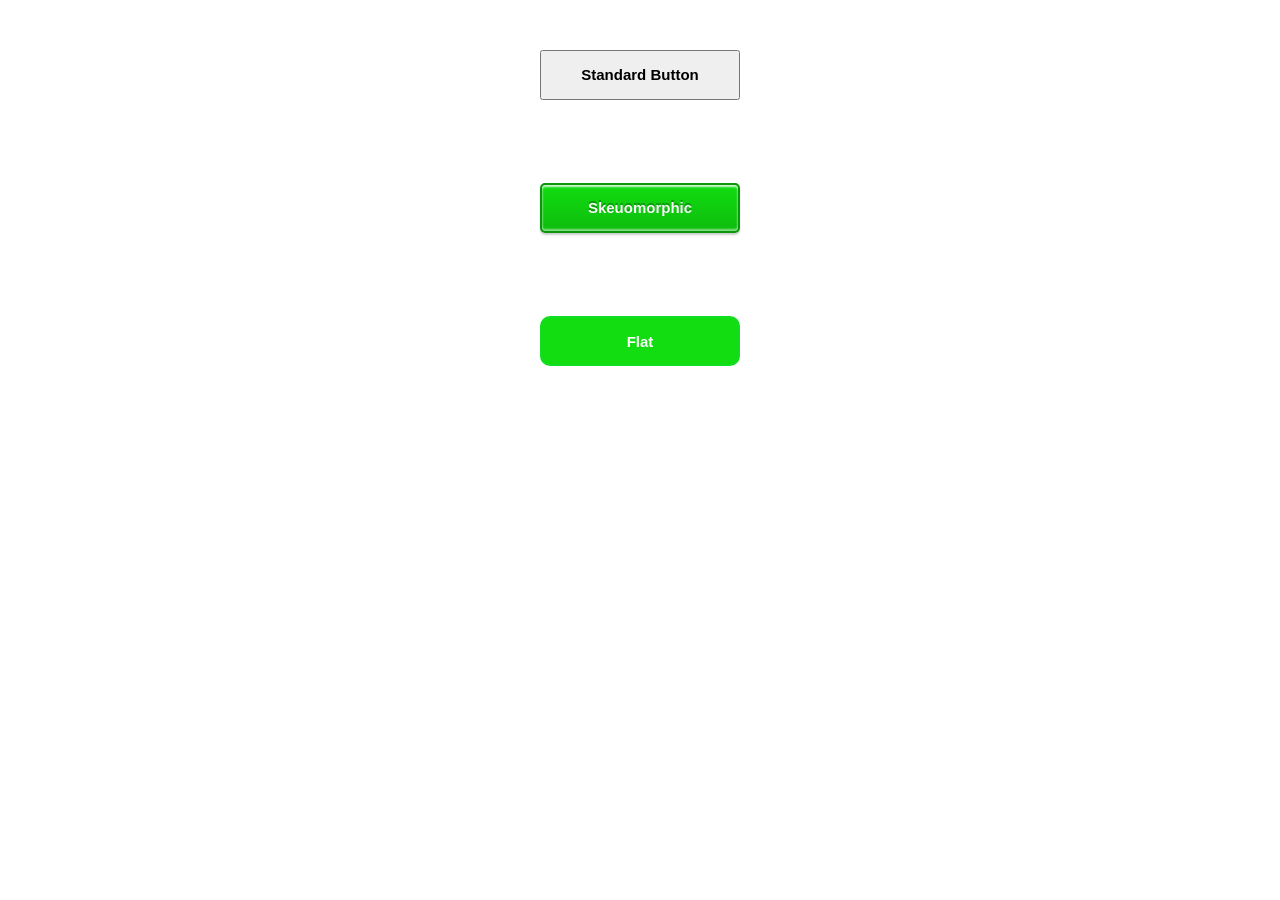
<file: buttons/index.html>
<!DOCTYPE html>
<html>
  <head>
    <link href="https://fonts.googleapis.com/css?family=Roboto:500" rel="stylesheet">
    <link rel="stylesheet" type="text/css" href="style.css">
  </head>
  <body>
    <div class="content">
      <button>
        Standard Button
      </button>
      <button class=" skeuomorphic">
        Skeuomorphic
      </button>
      <button class=" flat">
        Flat
      </button>
    </div>
  </body>
</html>
</file>
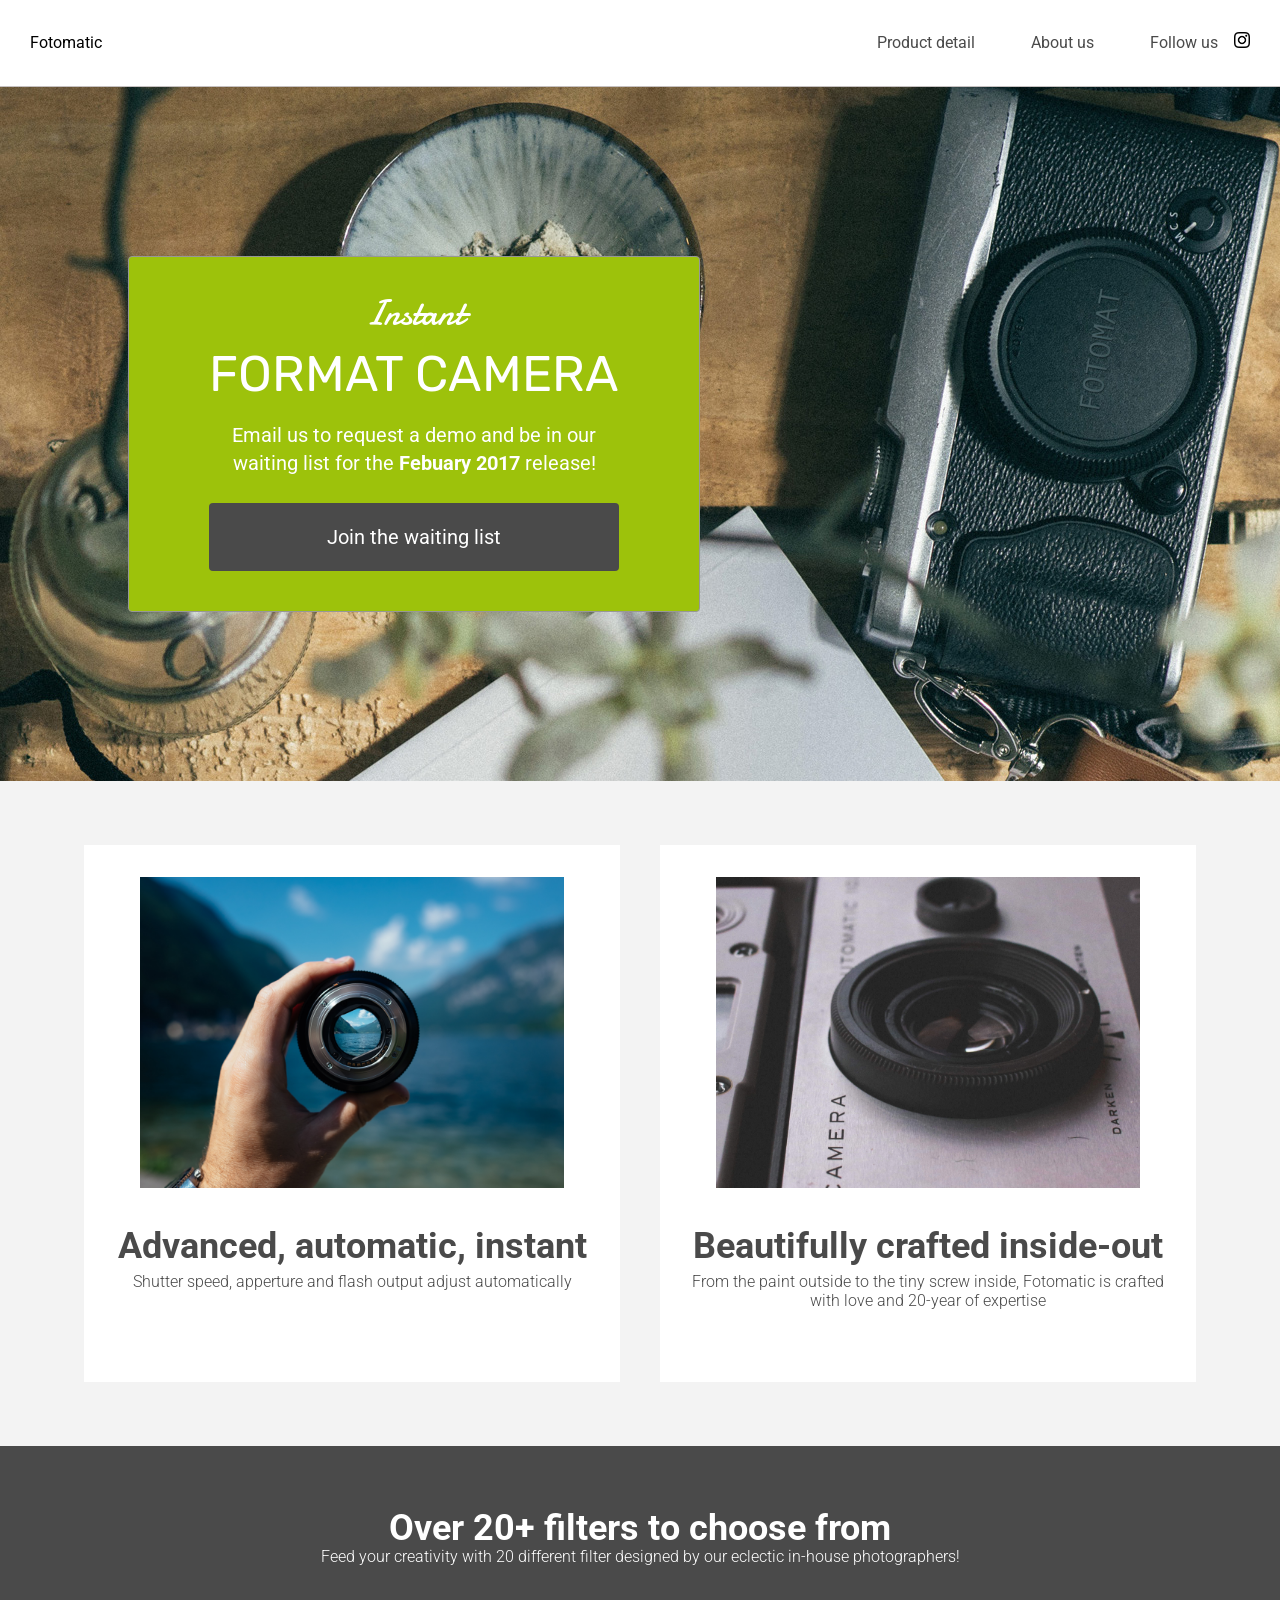
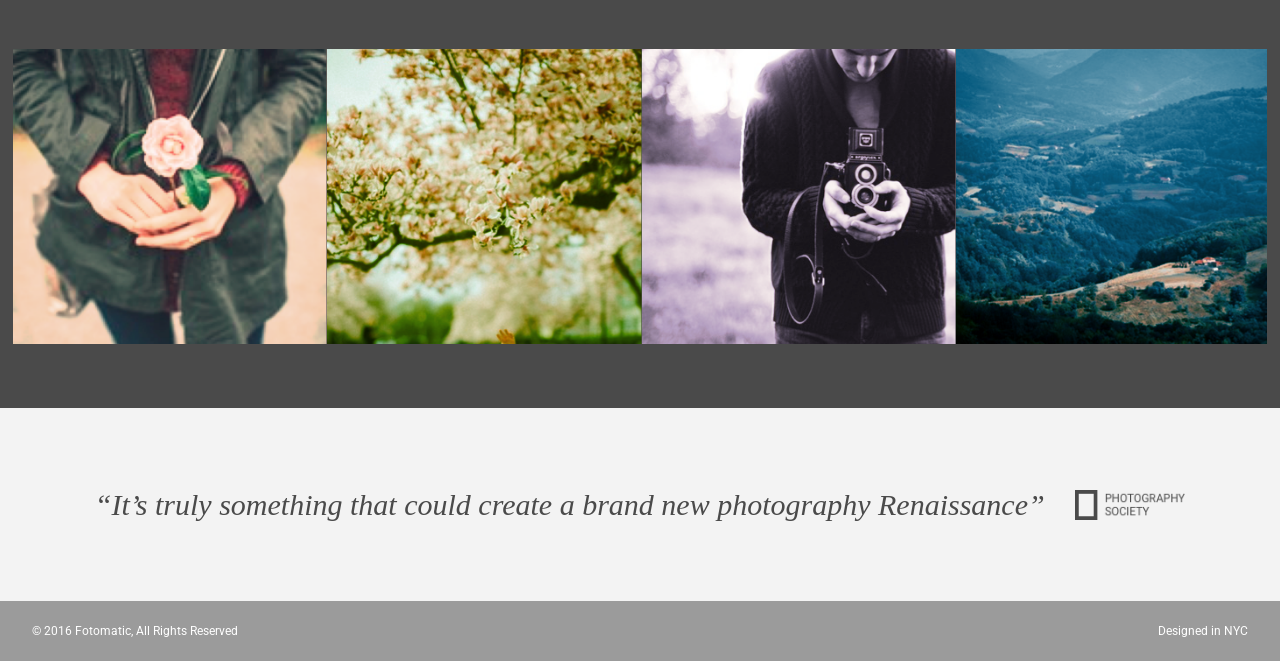
<file: F1C1_solution/index.html>
<!DOCTYPE html>
<html>
<head>
  <link href="https://fonts.googleapis.com/css?family=Damion" rel="stylesheet">
  <link href="https://fonts.googleapis.com/css?family=Rubik" rel="stylesheet">
  <link href="https://fonts.googleapis.com/css?family=Roboto:300,400,600,700" rel="stylesheet">
  <link rel="stylesheet" href="./resources/css/reset.css">
  <link rel="stylesheet" href="./resources/css/style.css">
  <title>Fotomatic</title>
</head>
<body>
  <!-- Header -->
  <header>
    <div class="content">
      <a href="index.html" class="desktop logo">Fotomatic</a>
      <nav class="desktop">
        <ul>
          <li><a href="#">Product detail</a></li>
          <li><a href="#">About us</a></li>
          <li><a href="https://www.instagram.com/" target="_blank">Follow us <img class="icon" src="./resources/images/instagram.png"></a></li>
          <li><a href="#" class="button">Join us</a></li>
        </ul>
      </nav>
      <nav class="mobile">
        <ul>
          <li><a href="#"><img src="./resources/images/ic-logo.svg"></a></li>
          <li><a href="#"><img src="./resources/images/ic-product-detail.svg"></a></li>
          <li><a href="#"><img src="./resources/images/ic-about-us.svg"></a></li>
          <li><a href="#" class="button">Join us</a></li>
        </ul>
      </nav>
    </div>
  </header>

  <!-- Main Content -->
  <div class="main-content">

    <!-- Sign Up Section -->
    <div id="sign-up-section" class="banner">
      <div id="sign-up-cta">
        <div class="content center">
          <div class="header">
            <h2 class="cursive">Instant</h2>
            <h1 class="striking">FORMAT CAMERA</h1>
          </div>
          <div class="email">
            <span>
              Email us to request a demo and be in our waiting list for the <strong>Febuary 2017</strong> release!
            </span>
            <div class="button">Join the waiting list</div>
          </div>
        </div>
      </div>
    </div>

    <!-- Features Section -->
    <div id="features-section">
      <div class="feature">
        <div class="center">
          <div class="image-container">
            <img src="./resources/images/feature-1.png" />
          </div>
          <div class="content">
            <h2>Advanced, automatic, instant</h2>
            <h3>Shutter speed, apperture and flash output adjust automatically</h3>
          </div>
        </div>
      </div>
      <div class="feature">
        <div class="center">
          <div class="image-container">
            <img src="./resources/images/feature-2.png" />
          </div>
          <div class="content">
            <h2>Beautifully crafted inside-out</h2>
            <h3>From the paint outside to the tiny screw inside, Fotomatic is crafted with love and 20-year of expertise</h3>
          </div>
        </div>
      </div>
    </div>

    <!-- Filters Section -->
    <div id="filters-section">
      <div class="content center">
        <h2>Over 20+ filters to choose from</h2>
        <h3>Feed your creativity with 20 different filter designed by our eclectic in-house photographers!</h3>
      </div>
      <div class="images-container">
        <div class="image-container">
          <img src="./resources/images/filter-1.png" />
        </div>
        <div class="image-container">
          <img src="./resources/images/filter-2.png" />
        </div>
        <div class="image-container">
          <img src="./resources/images/filter-3.png" />
        </div>
        <div class="image-container extra">
          <img src="./resources/images/filter-4.png" />
        </div>
      </div>
    </div>

    <!-- Quotes Section -->
    <div id="quotes-section">
      <div class="content center">
        <span class="quote">“It’s truly something that could create a brand new photography Renaissance”</span>
        <img class="quote-citation" src="./resources/images/photography-logo.png" />
      </div>
    </div>

    <!-- Footer -->
    <footer>
      <div class="content">
        <span class="copyright">© 2016  Fotomatic, All Rights Reserved</span>
        <span class="location">Designed in NYC</span>
      </div>
    </footer>

  </div>
</body>
</html>
</file>
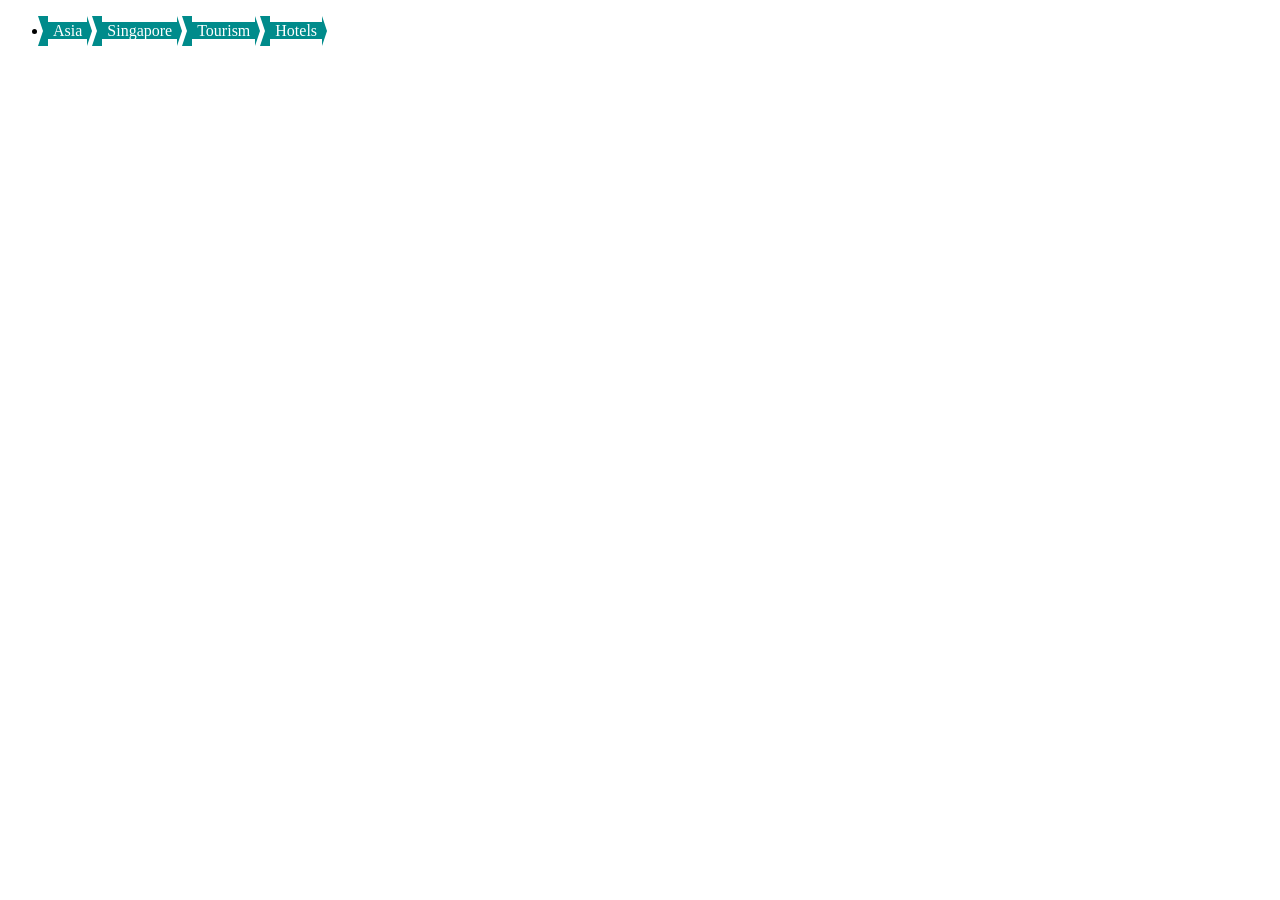
<file: fancy arrow navs/index.html>
<!DOCTYPE html>
<html>
<head>
    <meta charset="UTF-8" />
    <title>title</title>
    <link rel="stylesheet" href="./style.css">
</head>
<body>
    <ul class="breadcrumb">
        <li><a href="">Asia</a></li>
        <li><a href="">Singapore</a></li>
        <li><a href="">Tourism</a></li>
        <li><a href="">Hotels</a></li>
      </ul>
</body>
</html>
</file>
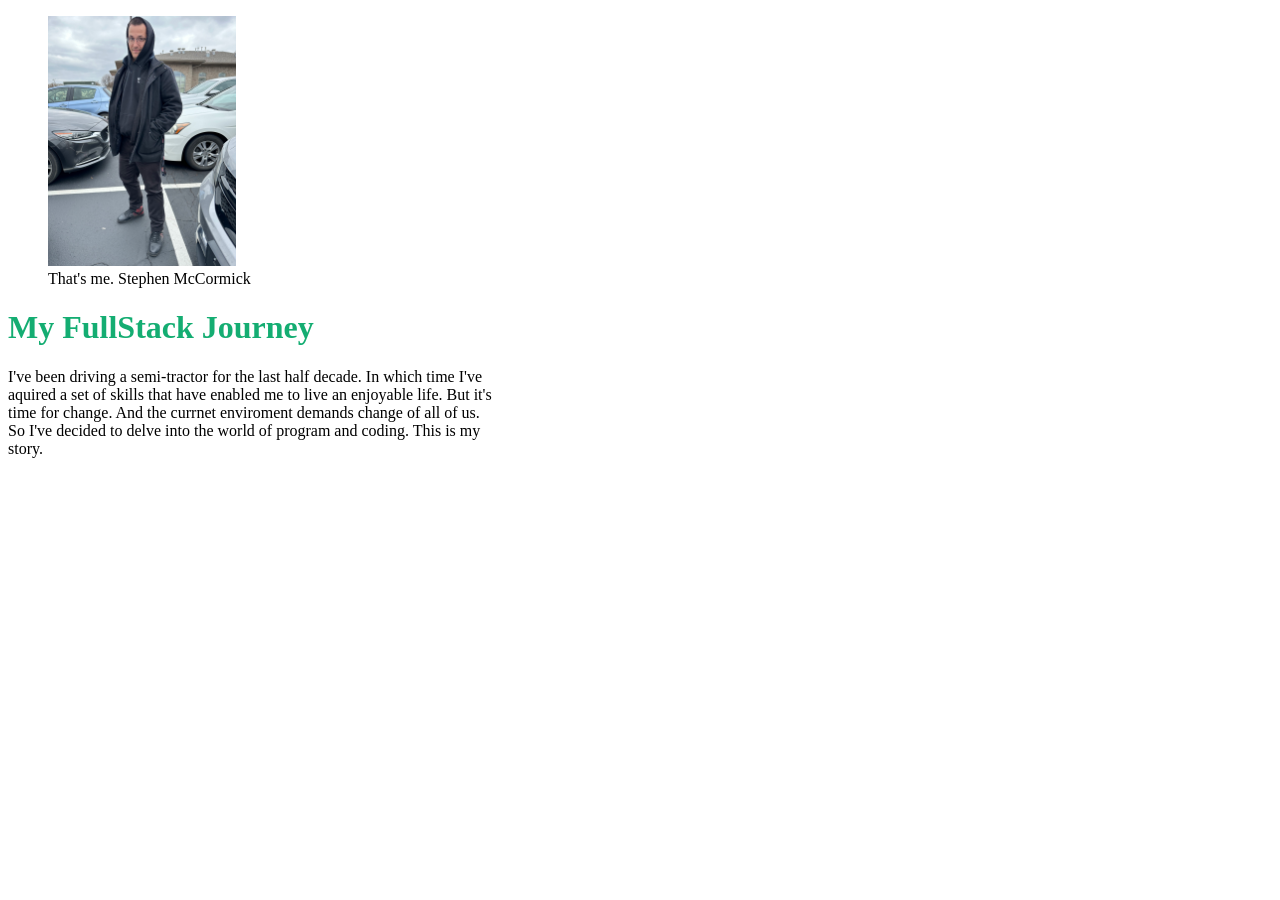
<file: first.webpage/index.html>
<!DOCTYPE html>
<html>
    <head>
        <meta charset="UTF-8" />
        <title>First Webpage</title>
        <link href="./style.css" rel="stylesheet" >
    </head>
    <body>
        <figure>
            <img id="sampub" src="./stephen.jpg" alt="stephen the publisher">
            <figcaption>That's me. Stephen McCormick</figcaption>
        </figure>
        <h1>My FullStack Journey</h1>
            <p>I've been driving a semi-tractor for the last half decade.  In which time I've aquired a set of skills
                that have enabled me to live an enjoyable life.  But it's time for change. And the currnet enviroment 
                demands change of all of us.  So I've decided to delve into the world of program and coding.  This 
                is my story.   
    
            </p>
    </body>
</html>
</file>
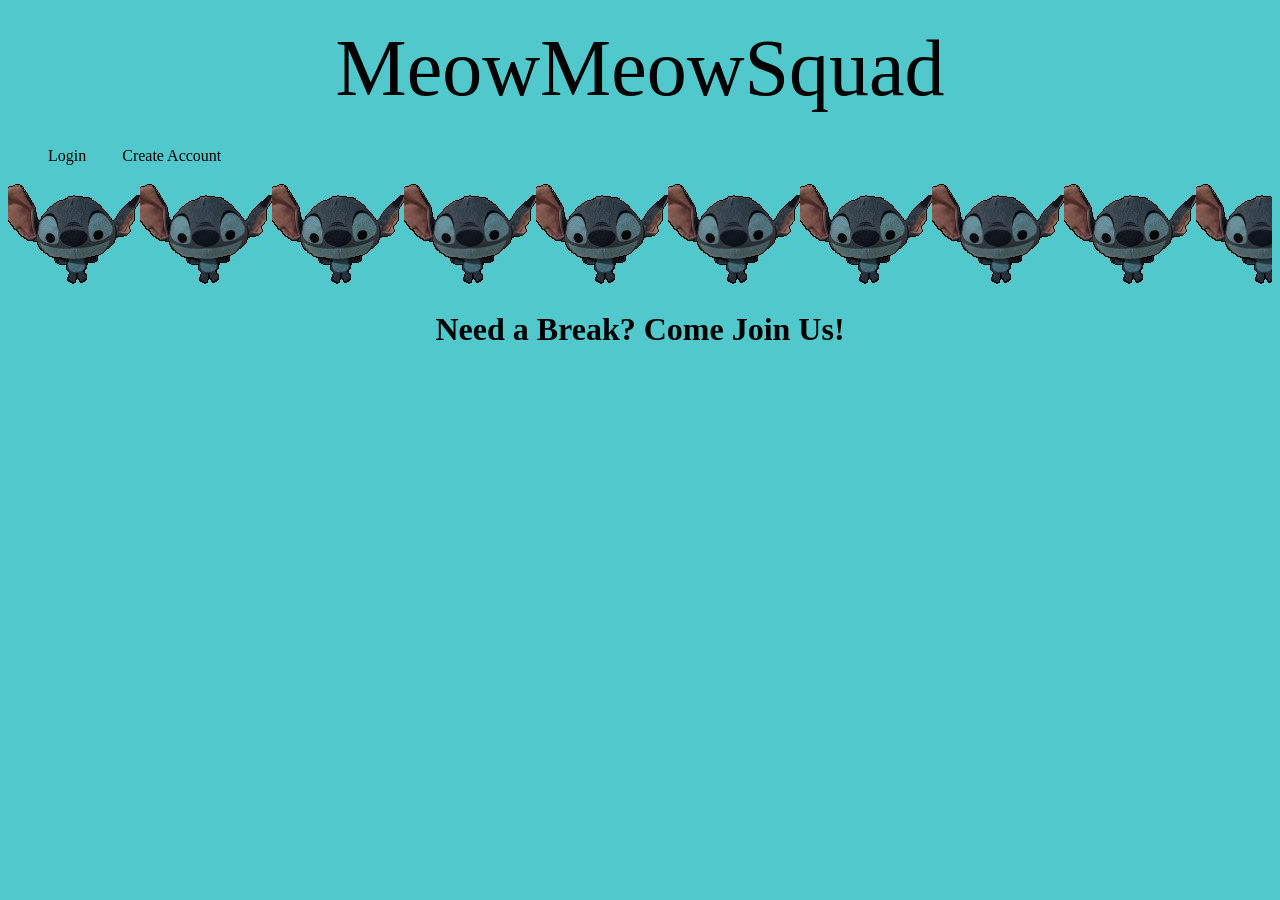
<file: CodeCademy projects/ClubPage/index.html>
<!DOCTYPE html>
<html>
<head>
    <meta charset="UTF-8" />
    <title>MeowMeow Squad</title>
    <link rel="stylesheet" href="style.css">
</head>
<body>
     <header>MeowMeowSquad</header>
        <ul>
            <li><a href="#"></a>Login</li>
            <li><a href="#"></a>Create Account</li>
        </ul>
         <div class="banner"></div>
    
    <h1>Need a Break? Come Join Us!</h1>
</body>
</html>
</file>
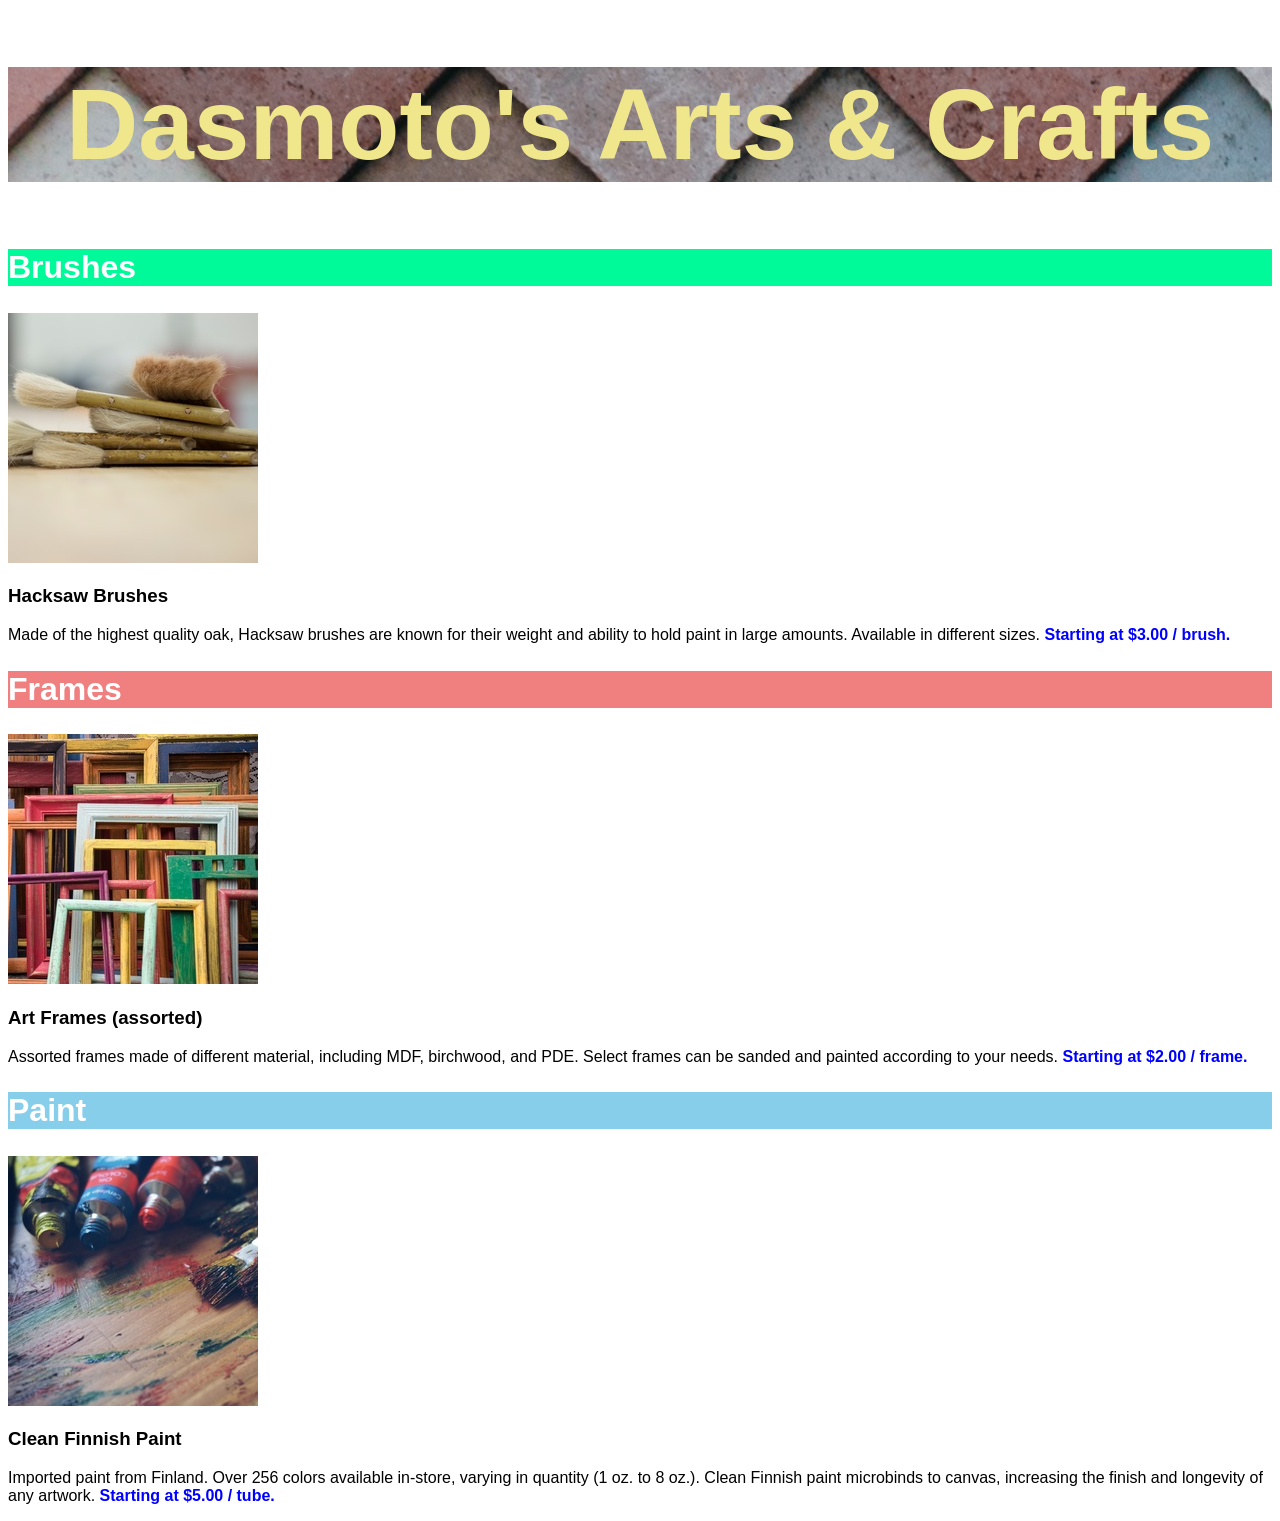
<file: CodeCademy projects/Dasmoto art and craft/index.html>
<!DOCTYPE html>
<html>
<head>
    <link rel="stylesheet" href="./style.css">
    <meta charset="UTF-8" />
    <title>Dasmoto's Arts & Crafts</title>
</head>
<body>
    <h1>Dasmoto's Arts & Crafts</h1>
   <Section class="brushes">
     <h2>Brushes</h2>
        <img src="./resources/hacksaw.jpeg" alt="hacksaw brushes">
            <h3>Hacksaw Brushes</h3>
        <p>Made of the highest quality oak, Hacksaw brushes are known for their weight and ability to hold
             paint in large amounts. Available in different sizes. <span class="icandy">Starting at $3.00 / 
             brush.</span></p>
   </Section>
   <section class="frames">
        <h2>Frames</h2>
            <img src="./resources/frames.jpeg" alt="book frames">
                <h3>Art Frames (assorted)</h3>
        <p>Assorted frames made of different material, including MDF, birchwood, and PDE. Select frames
             can be sanded and painted according to your needs. <span class="icandy">Starting at $2.00 /
                 frame.</span></p>
   </section>
   <section class="paint">
        <h2>Paint</h2>
            <img src="./resources/finnish.jpeg" alt="finnish paint">
                <h3>Clean Finnish Paint</h3>
            <p>Imported paint from Finland. Over 256 colors available in-store, varying in quantity (1 oz.
                 to 8 oz.). Clean Finnish paint microbinds to canvas, increasing the finish and longevity 
                 of any artwork. <span class="icandy">Starting at $5.00 / tube.</span></p>
   </section>
</body>
</html>
</file>
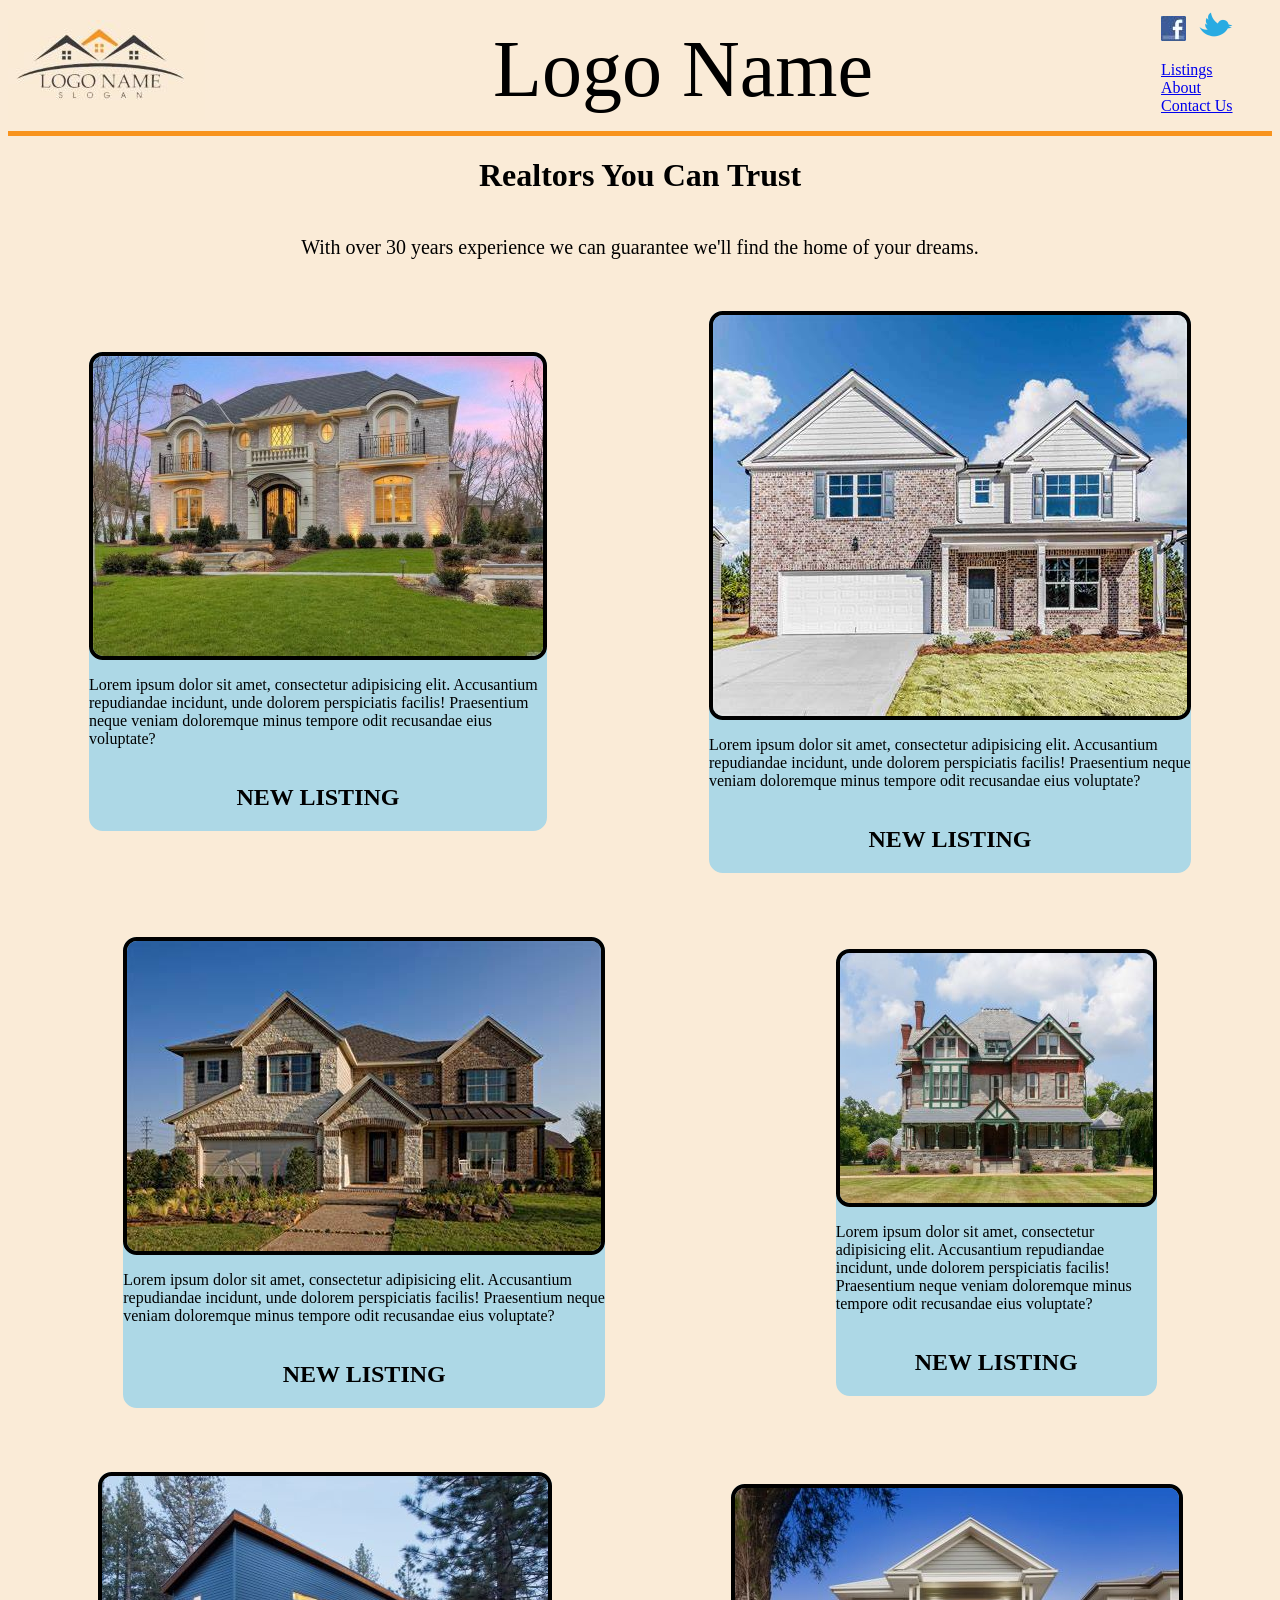
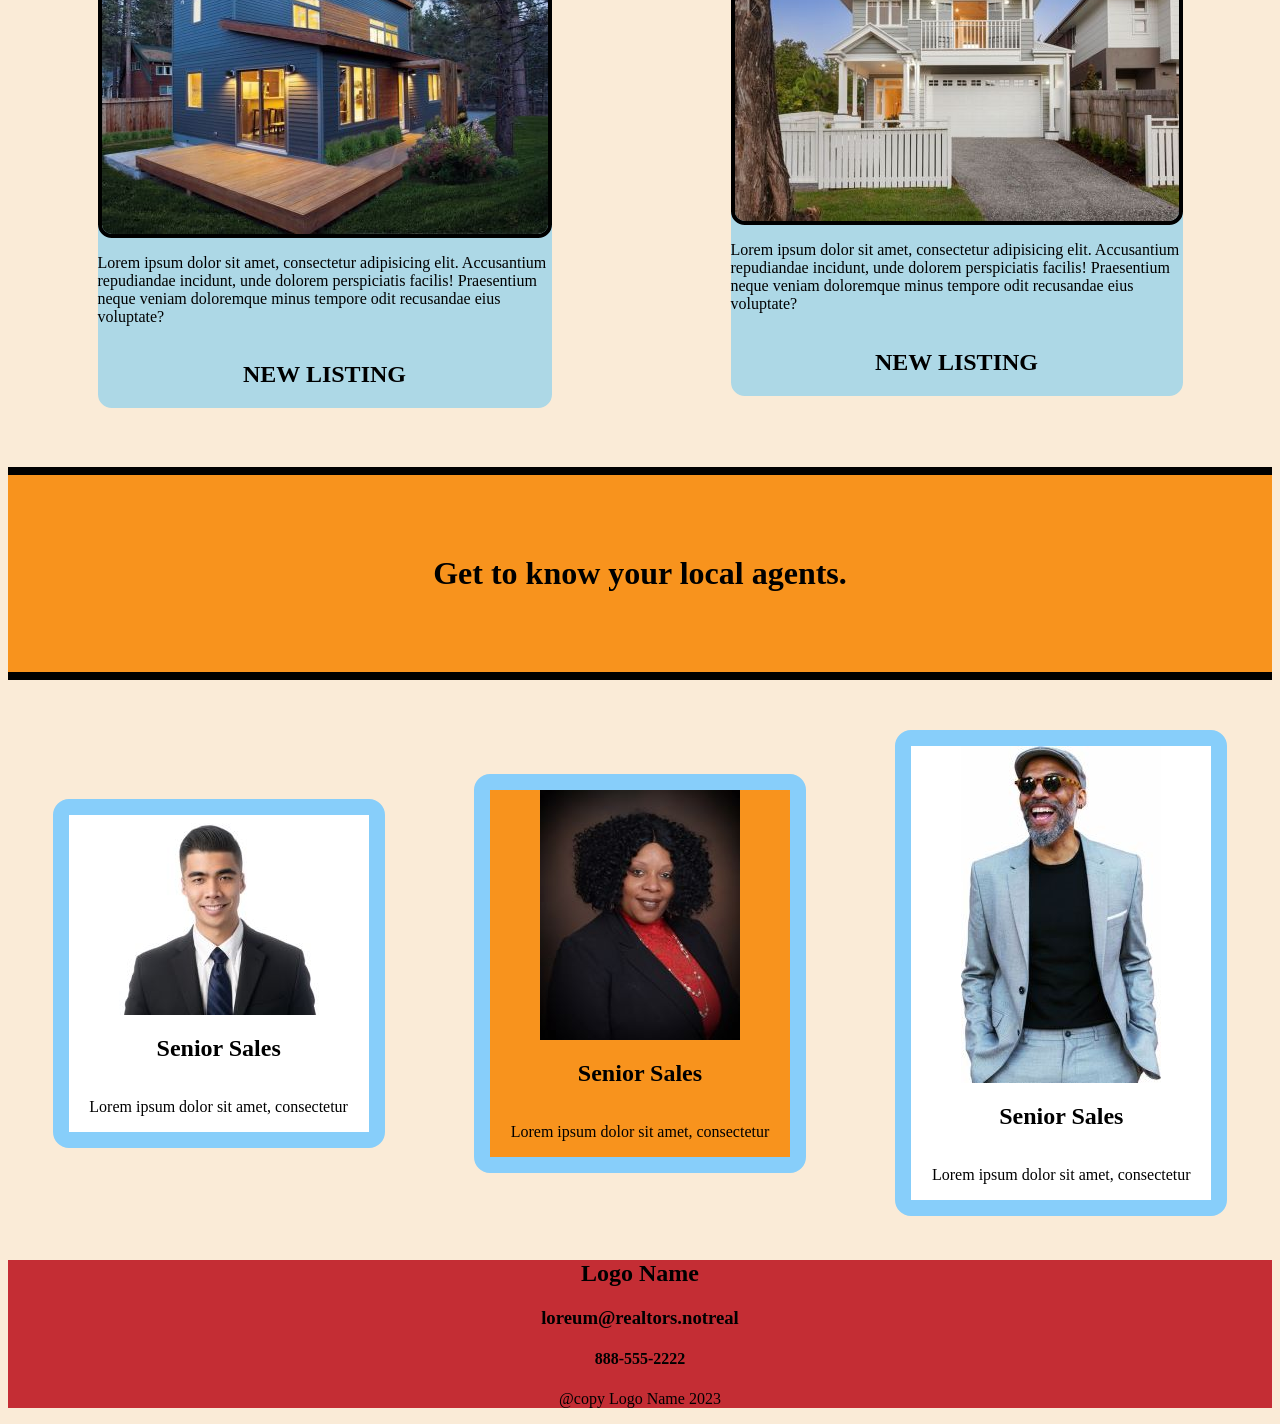
<file: CodeCademy projects/flexbox-CompHomePage/index.html>
<!DOCTYPE html>
<html>
<head>
    <meta charset="UTF-8" />
    <title>Main Page</title>
    <link rel="stylesheet" href="style.flexbox.css">
</head>
<body>
    <!--HEADER WITH LINKS-->
    <div class="container header">
        <img src="./resource/logo.jpg" alt="Company Logo" class="logo">
        <header>Logo Name</header>
            <div class="container tr">
                <div class="social">
                    <img src="./resource/f_logo.jpg" alt="f">
                    <img src="./resource/twitter.png" alt="bird">
                </div>
                <div class="links">
                    <ul>
                        <li><a href="#">Listings</a></li>
                        <li><a href="#">About</a></li>
                        <li><a href="#">Contact Us</a></li>
                    </ul>
                </div>                
            </div>    
    </div>
    <!--MAIN CONTENT-->
    <main class="container main">
        <h1>Realtors You Can Trust</h1>
            <p>With over 30 years experience we can guarantee we'll find the home of your dreams. </p>
    </main>
    <div class="container">
        <div class="container card">
            <img src="./resource/home1.jpg" alt="home">
            <p>Lorem ipsum dolor sit amet, consectetur adipisicing elit. Accusantium repudiandae 
                incidunt, unde dolorem perspiciatis facilis! Praesentium neque veniam doloremque minus
                 tempore odit recusandae eius voluptate? </p>
            <h2>NEW LISTING</h2>     
        </div>
        <div class="container card">
            <img src="./resource/home2.jpg" alt="home">
            <p>Lorem ipsum dolor sit amet, consectetur adipisicing elit. Accusantium repudiandae 
                incidunt, unde dolorem perspiciatis facilis! Praesentium neque veniam doloremque minus
                 tempore odit recusandae eius voluptate?</p>
            <h2>NEW LISTING</h2>
        </div>
        <div class="container card">
            <img src="./resource/home3.jpg" alt="home">
            <p>Lorem ipsum dolor sit amet, consectetur adipisicing elit. Accusantium repudiandae 
                incidunt, unde dolorem perspiciatis facilis! Praesentium neque veniam doloremque minus
                 tempore odit recusandae eius voluptate?</p>
            <h2>NEW LISTING</h2>
        </div>
        <div class="container card">
            <img src="./resource/home4.jpg" alt="home">
            <p>Lorem ipsum dolor sit amet, consectetur adipisicing elit. Accusantium repudiandae 
                incidunt, unde dolorem perspiciatis facilis! Praesentium neque veniam doloremque minus
                 tempore odit recusandae eius voluptate?</p>
            <h2>NEW LISTING</h2>
        </div>
        <div class="container card">
            <img src="./resource/home5.jpg" alt="home">
            <p>Lorem ipsum dolor sit amet, consectetur adipisicing elit. Accusantium repudiandae 
                incidunt, unde dolorem perspiciatis facilis! Praesentium neque veniam doloremque minus
                 tempore odit recusandae eius voluptate?</p>
            <h2>NEW LISTING</h2>
        </div>
        <div class="container card">
            <img src="./resource/home6.jpg" alt="home">
            <p>Lorem ipsum dolor sit amet, consectetur adipisicing elit. Accusantium repudiandae 
                incidunt, unde dolorem perspiciatis facilis! Praesentium neque veniam doloremque minus
                 tempore odit recusandae eius voluptate?</p>
            <h2>NEW LISTING</h2>
        </div>
    </div>
    <!--ABOUT SECTION-->
    <h2 class="about">Get to know your local agents.</h2>
    <div class="container">
        <div class="container team">
            <img src="./resource/team1.jpg" alt="agent">
            <h2>Senior Sales</h2>
            <P>Lorem ipsum dolor sit amet, consectetur</P>
        </div>
        <div class="container team">
            <img src="./resource/team2.jpg" alt="agent">
            <h2>Senior Sales</h2>
            <P>Lorem ipsum dolor sit amet, consectetur</P>
        </div>
        <div class="container team">
            <img src="./resource/team3.jpg" alt="agent">
            <h2>Senior Sales</h2>
            <P>Lorem ipsum dolor sit amet, consectetur</P>
        </div>
    </div>
</body>
<footer>
    <h2>Logo Name</h2>
    <h3>loreum@realtors.notreal</h3>
    <h4>888-555-2222</h4>
    <p>@copy Logo Name 2023</p>
</footer>
</html>
</file>
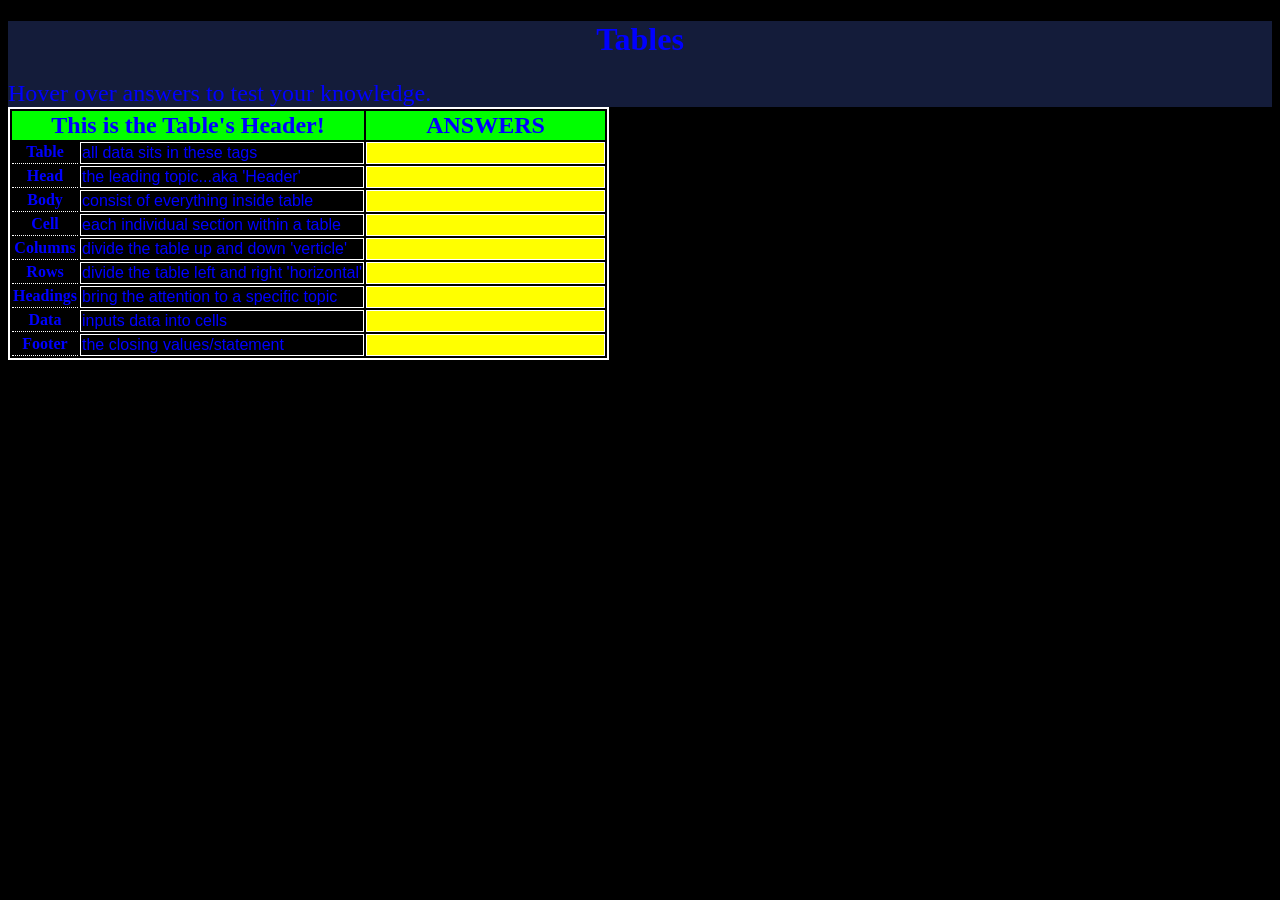
<file: CodeCademy projects/TablesCCguide/index.html>
<!DOCTYPE html>
<html>
<head>
    <meta charset="UTF-8" />
    <title>CheatSheet</title>
    <link rel="stylesheet" href="./style.css">
</head>
<body>
    <div class="header">
    <h1>Tables</h1>
        <p>Hover over answers to test your knowledge.
        </p>
    </div>    
    <table>
        <thead>
            <tr> <!--header-->
                <th colspan="2">This is the Table's Header!</th>
                <th>ANSWERS</th>
            </tr>
        </thead>
        <tbody>
            <tr><!--row 1-->
                <th>Table</th>
                <td>all data sits in these tags</td>
                <td class="code"><span>&lt;table&gt;...&lt;/table&gt;</span></td>
            </tr>
            <tr><!--row 2 -->
                <th>Head</th>
                <td>the leading topic...aka 'Header'</td>
                <td class="code"><span>&lt;thead&gt;...&lt;/thead&gt;</span></td>
            </tr>
            <tr> <!--row 3-->
                <th>Body</th>
                <td>consist of everything inside table</td>
                <td class="code"><span>&lt;tbody&gt;...&lt;/tbody&gt;</span></td>
            </tr>
            <tr> <!--row 4-->
                <th>Cell</th>
                <td>each individual section within a table</td>
                <td class="code"><span>accumulate as rows are stacked</span></td>
            </tr>
            <tr> <!--row 5-->
               <th>Columns</th> 
               <td>divide the table up and down 'verticle'</td>
               <td class="code"><span>accumulate as rows are stacked</span></td>
            </tr>
            <tr> <!--row 6--> 
                <th>Rows</th>
                <td>divide the table left and right 'horizontal'</td>
                <td class="code"><span>&lt;tr&gt;...&lt;/tr&gt;</span></td>
            </tr>
            <tr> <!--row 7-->
                <th>Headings</th>
                <td>bring the attention to a specific topic</td>
                <td class="code"><span>&lt;th&gt;...&lt;/th&gt;</span></td>
            </tr>
            <tr> <!--row 8-->
                <th>Data</th>
                <td>inputs data into cells</td>
                <td class="code"><span>&lt;td&gt;...&lt;/td&gt;</span></td>
            </tr>
            <tr> <!--row 9-->
                <th>Footer</th>
                <td>the closing values/statement</td>
                <td class="code"><span>&lt;tfoot&gt;...&lt;/tfoot&gt;</span></td>
            </tr>
        </tbody>
    </table>
</body>
</html>
</file>
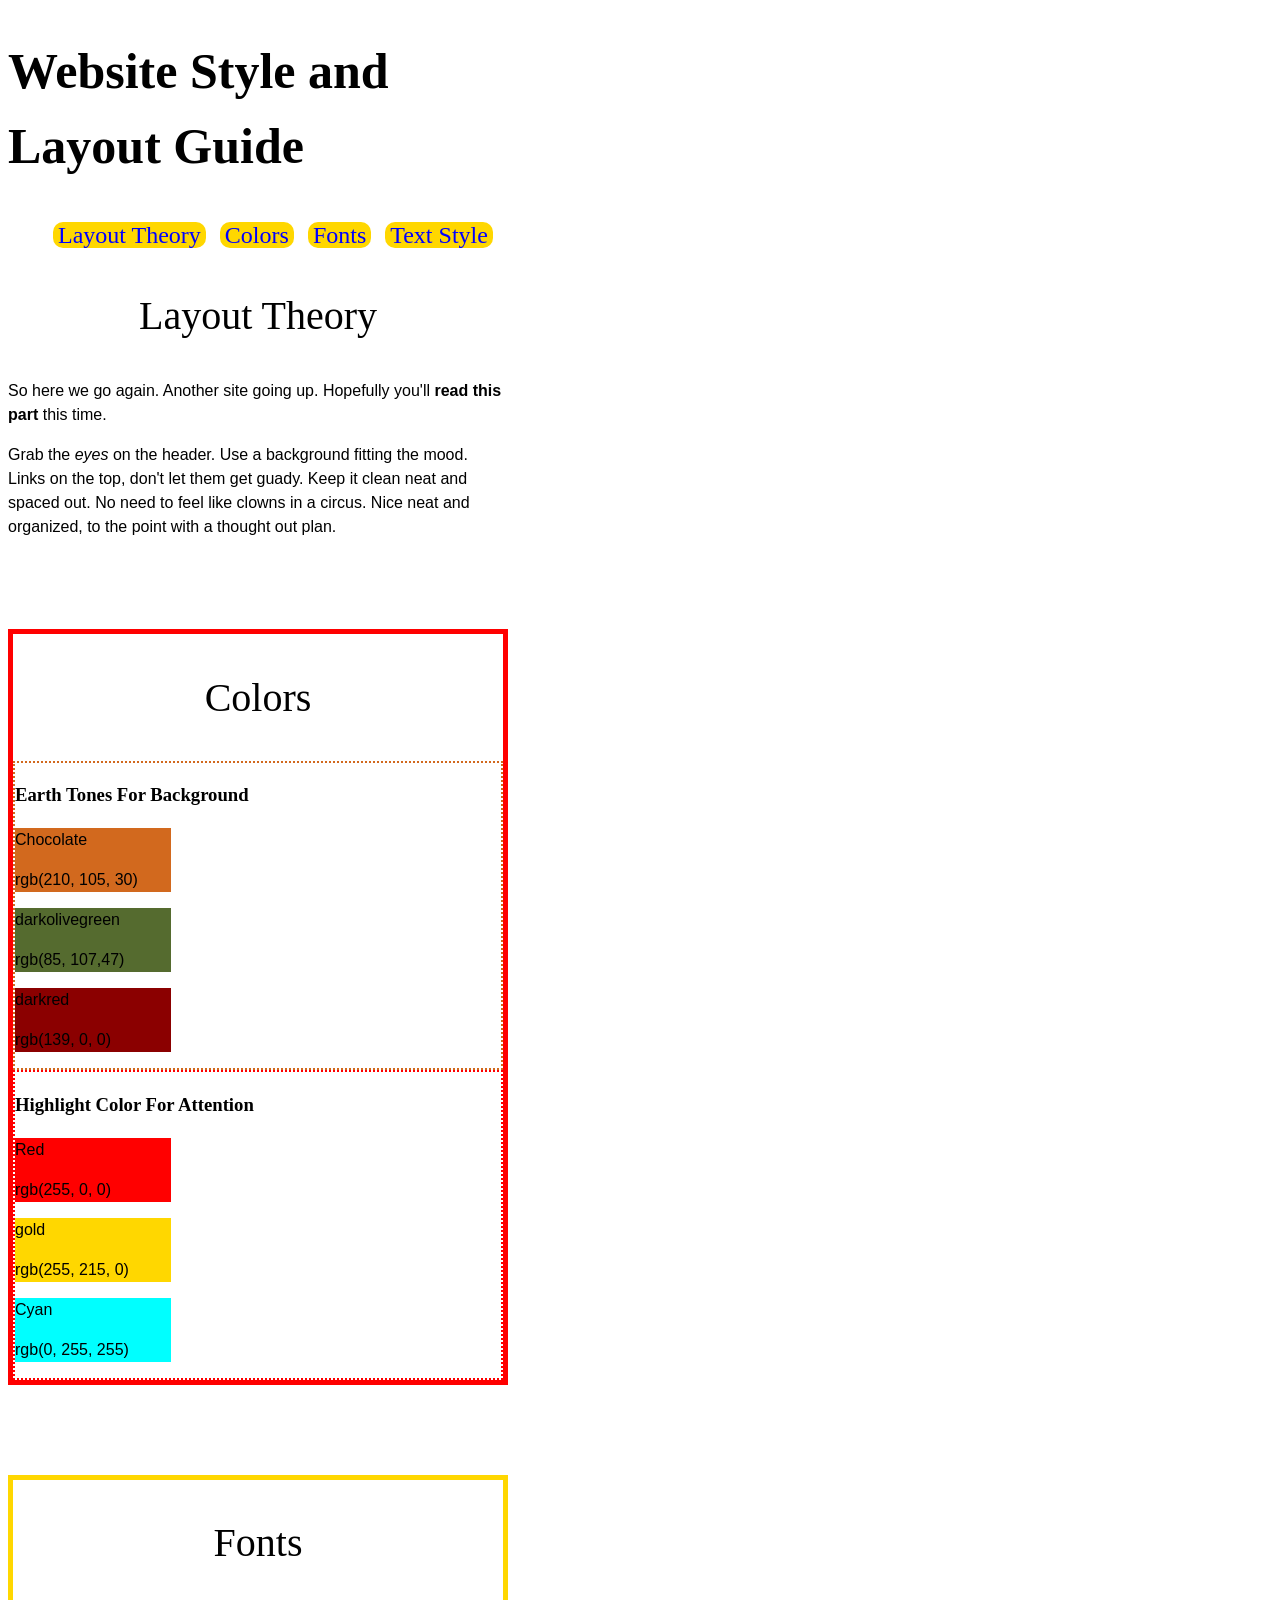
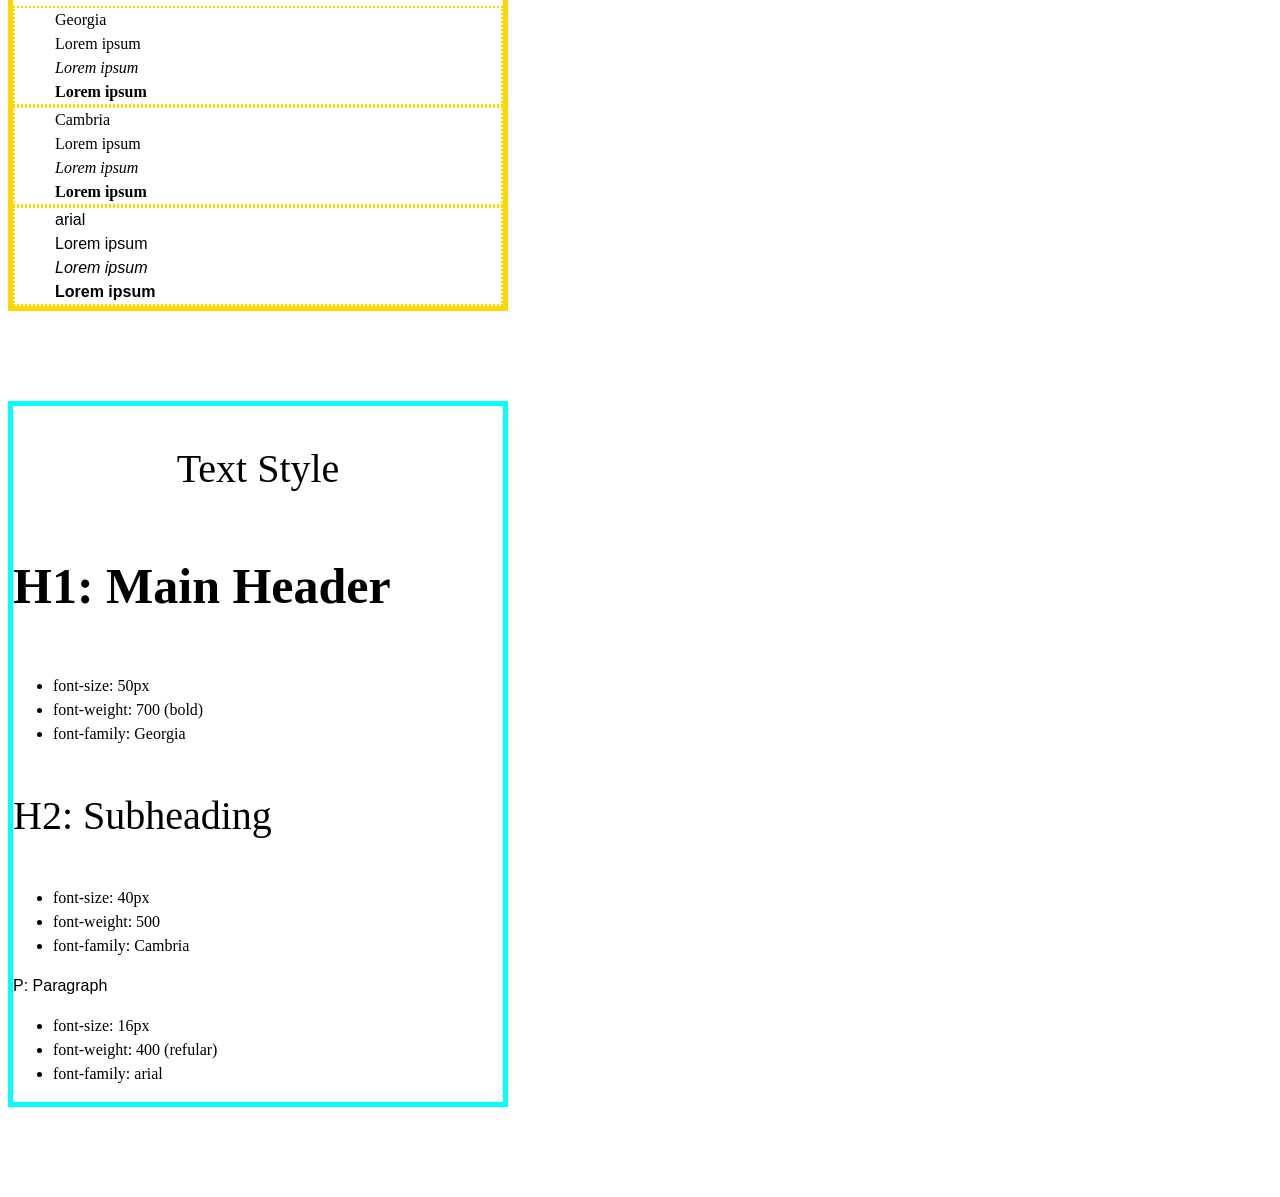
<file: CodeCademy projects/WebCCguide/index.html>
<!DOCTYPE html>
<html>
<head>
    <meta charset="UTF-8" />
    <title>Website Layout Guide</title>
    <link rel="stylesheet" href="./style.css">
</head>
<body>
    <header>
        <h1>Website Style and Layout Guide</h1>
            <nav><!--intended for easy nav of page-->
                <ul>
                    <li>Layout Theory</li>
                    <li>Colors</li>
                    <li>Fonts</li>
                    <li>Text Style</li>
                </ul>
            </nav>
    </header>
    <Section class="theory">
        <h2>Layout Theory</h2>
            <p class="introline">So here we go again. Another site going up. Hopefully you'll <strong>read this part</strong> this time.</p>
            <p>Grab the <em>eyes</em> on the header.  Use a background fitting the mood.  Links on the top, don't let them get guady.
            Keep it clean neat and spaced out. No need to feel like clowns in a circus. Nice neat and organized, to the point with 
        a thought out plan.</p>
    </Section>
    <div class="colors">
        <h2>Colors</h2>
            <div class="backgroundcolor">
                <h3>Earth Tones For Background</h3>
                    <div class="panel warmbrown">
                        <p>Chocolate</p>
                        <p>rgb(210, 105, 30)</p>
                    </div>  
                    <div class="panel warmgreen">
                        <p>darkolivegreen</p>
                        <p>rgb(85, 107,47)</p>
                    </div>
                    <div class="panel darkred">
                        <p>darkred</p>
                        <p>rgb(139, 0, 0)</p>
                    </div>    
            </div>
        <div class="highlightcolors">
            <h3>Highlight Color For Attention</h3>
            <div class="panel red">
                <p>Red</p>
                <p>rgb(255, 0, 0)</p>
            </div> 
            <div class="panel gold">
                <p>gold</p>
                <p>rgb(255, 215, 0)</p>
            </div>  
            <div class="panel cyan">
                <p>Cyan</p>
                <p>rgb(0, 255, 255)</p>
            </div>   
        </div>
    </div>
    <div class="fonts">
        <h2>Fonts</h2>
        <ul id="font1">
            <li>Georgia</li>
            <li>Lorem ipsum</li>
            <li><em>Lorem ipsum</em></li>
            <li><strong>Lorem ipsum</strong></li>
        </ul>
        <ul id="font2">
            <li>Cambria</li>
            <li>Lorem ipsum</li>
            <li><em>Lorem ipsum</em></li>
            <li><strong>Lorem ipsum</strong></li>
        </ul>
        <ul id="font3">
            <li>arial</li>
            <li>Lorem ipsum</li>
            <li><em>Lorem ipsum</em></li>
            <li><strong>Lorem ipsum</strong></li>
        </ul>
        <!--<ul id="font4">
            <li>Source Code</li>
            <li>Lorem ipsum</li>
            <li><em>Lorem ipsum</em></li>
            <li><strong>Lorem ipsum</strong></li>
        </ul>-->
    </div>
    <div class="textstyle">
        <h2>Text Style</h2>
        <p id="styleheader">H1: Main Header</p>
            <ul>
            <li>font-size: 50px</li>
            <li>font-weight: 700 (bold)</li>
            <li>font-family: Georgia</li>
            </ul>
        <p id="stylesubheading">H2: Subheading</p>
            <ul>
                <li>font-size: 40px</li>
                <li>font-weight: 500</li>
                <li>font-family: Cambria</li>
            </ul>
        <p id="styleparagraph">P: Paragraph</p>
            <ul>
                <li>font-size: 16px</li>
                <li>font-weight: 400 (refular)</li>
                <li>font-family: arial</li>
            </ul>
    </div>
</body>
</html>
</file>
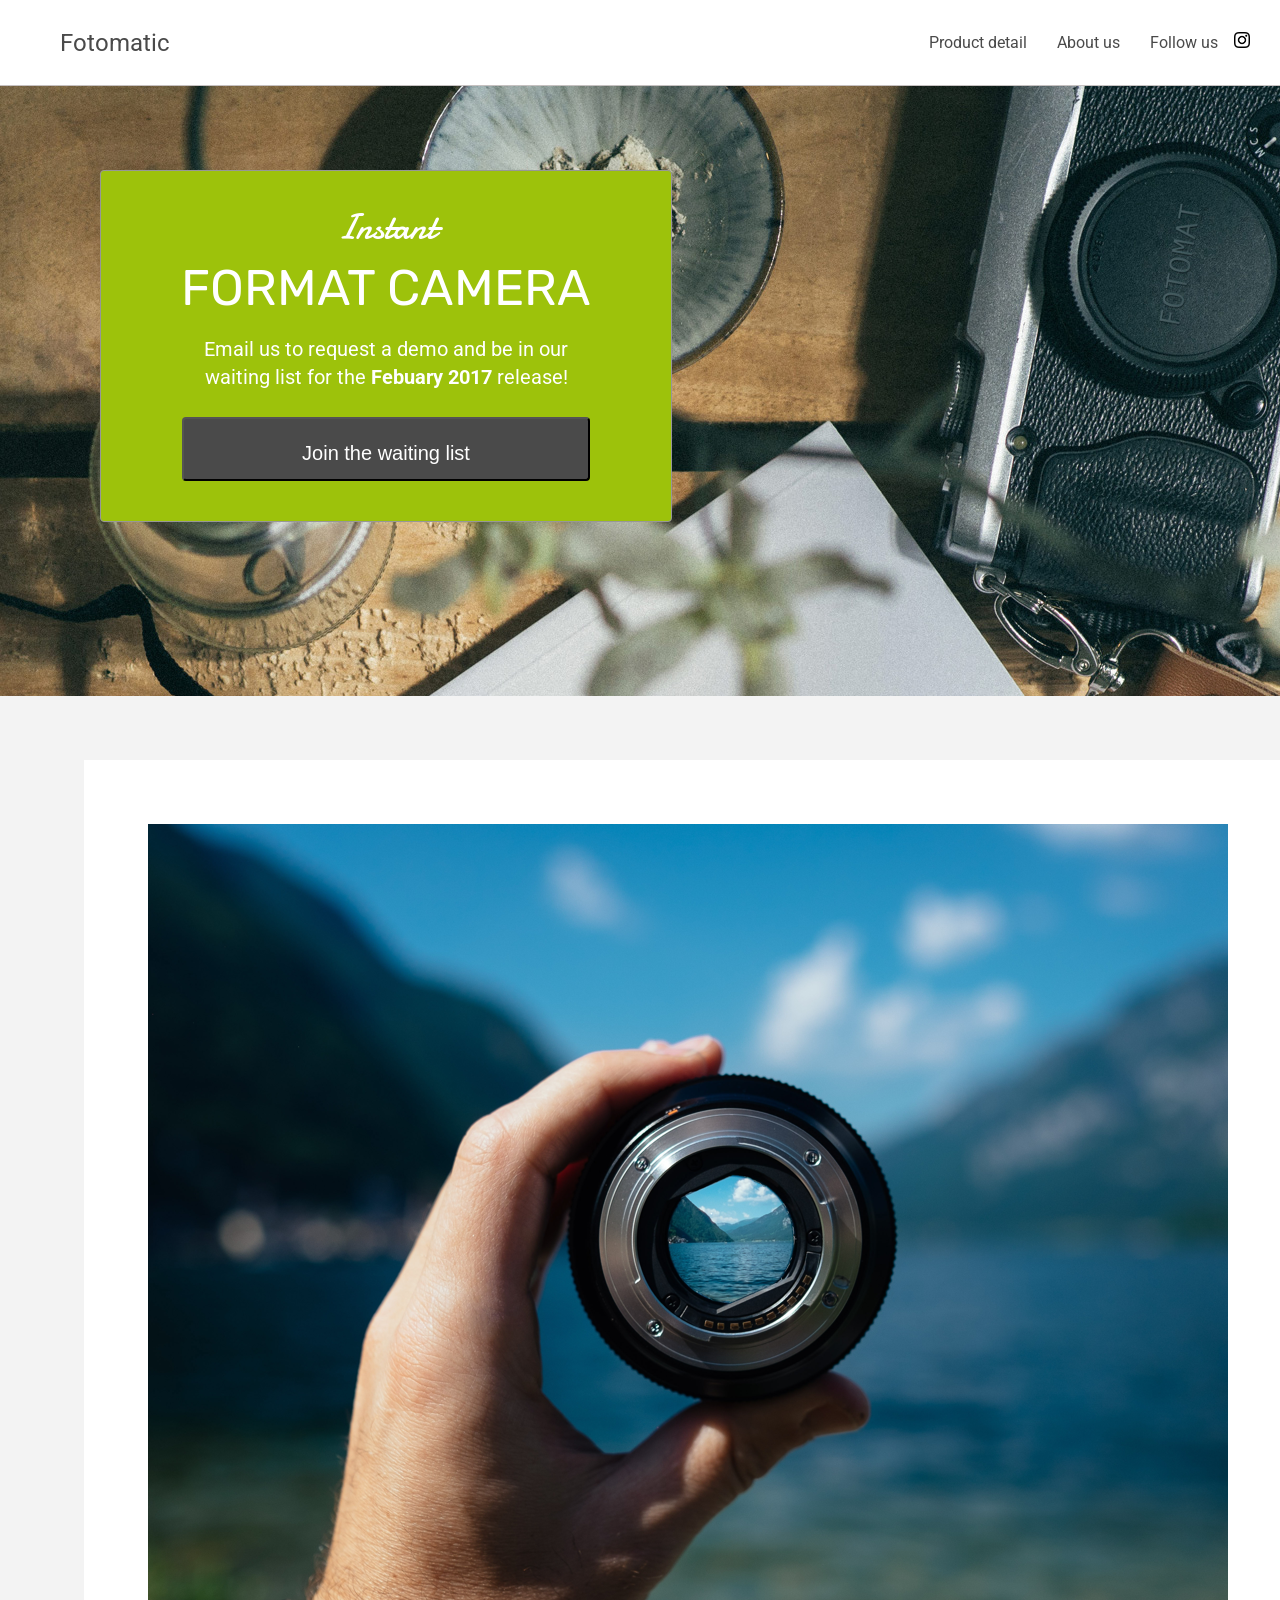
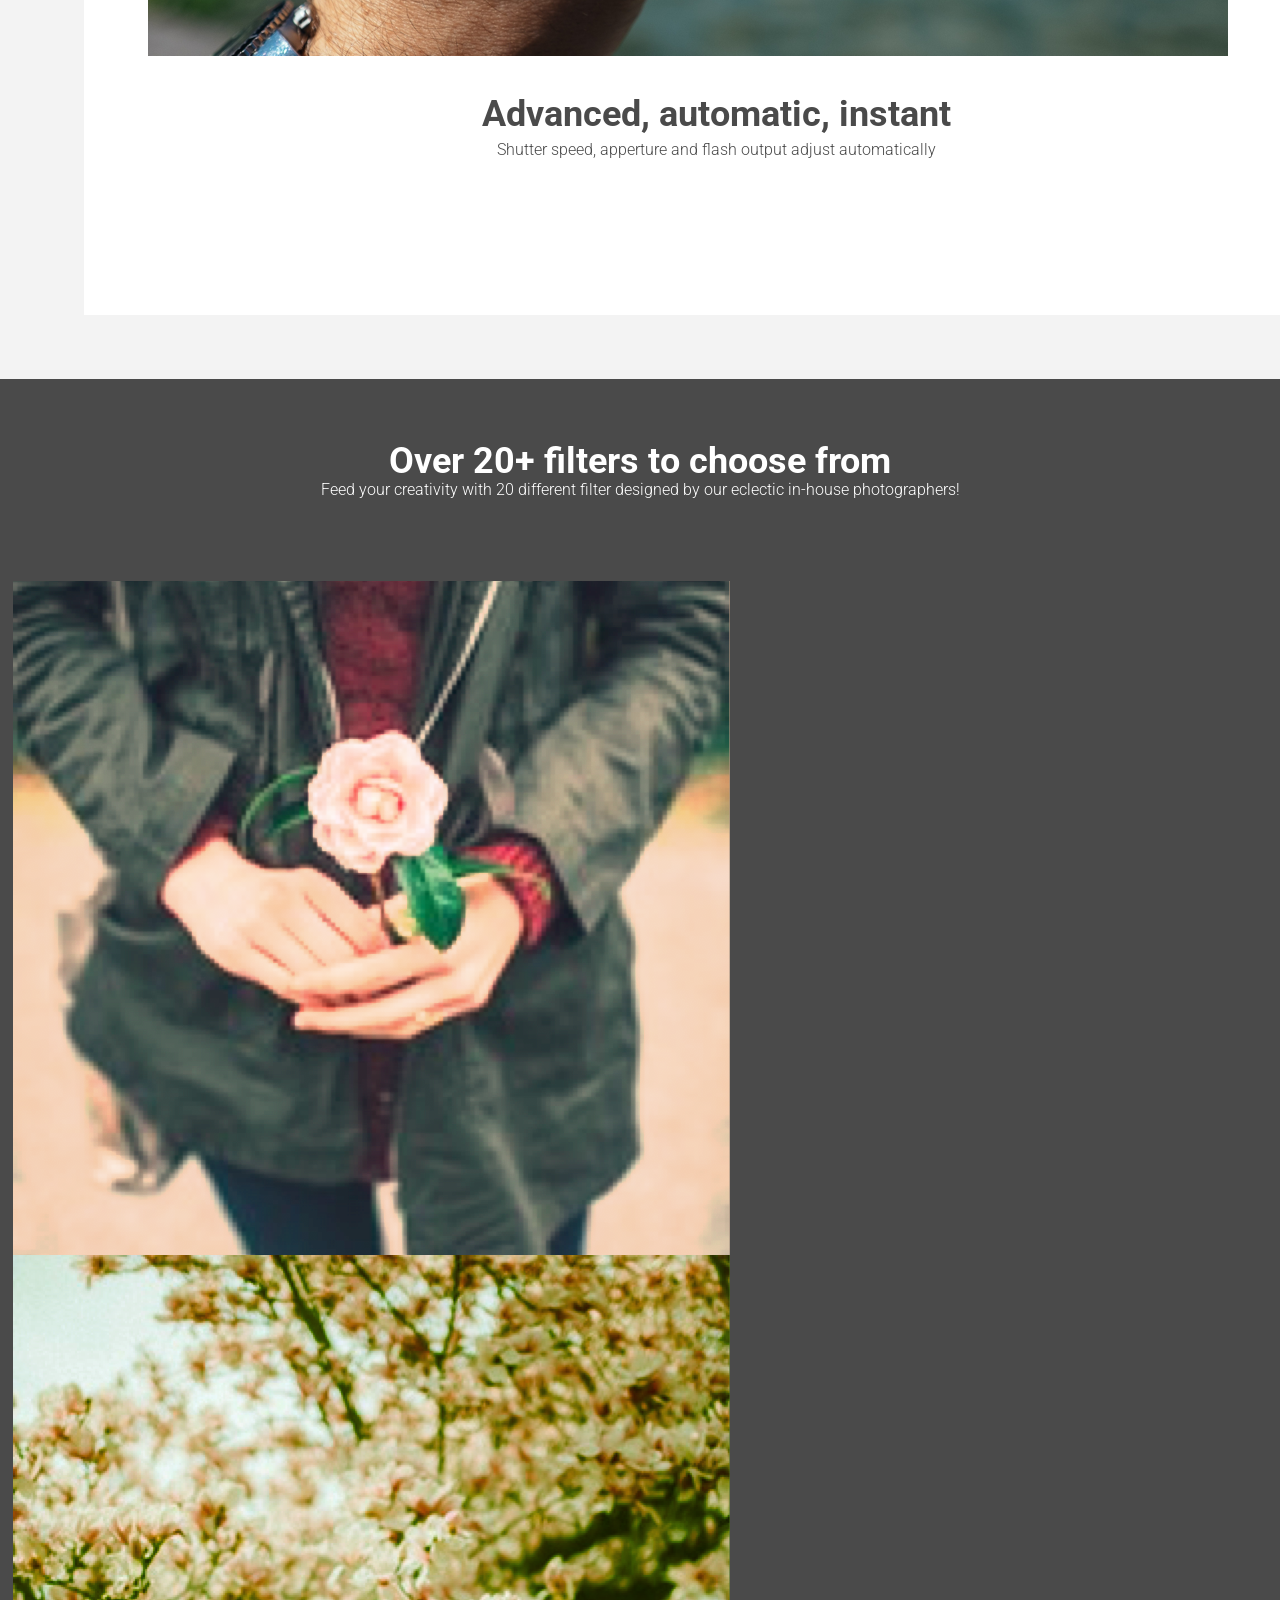
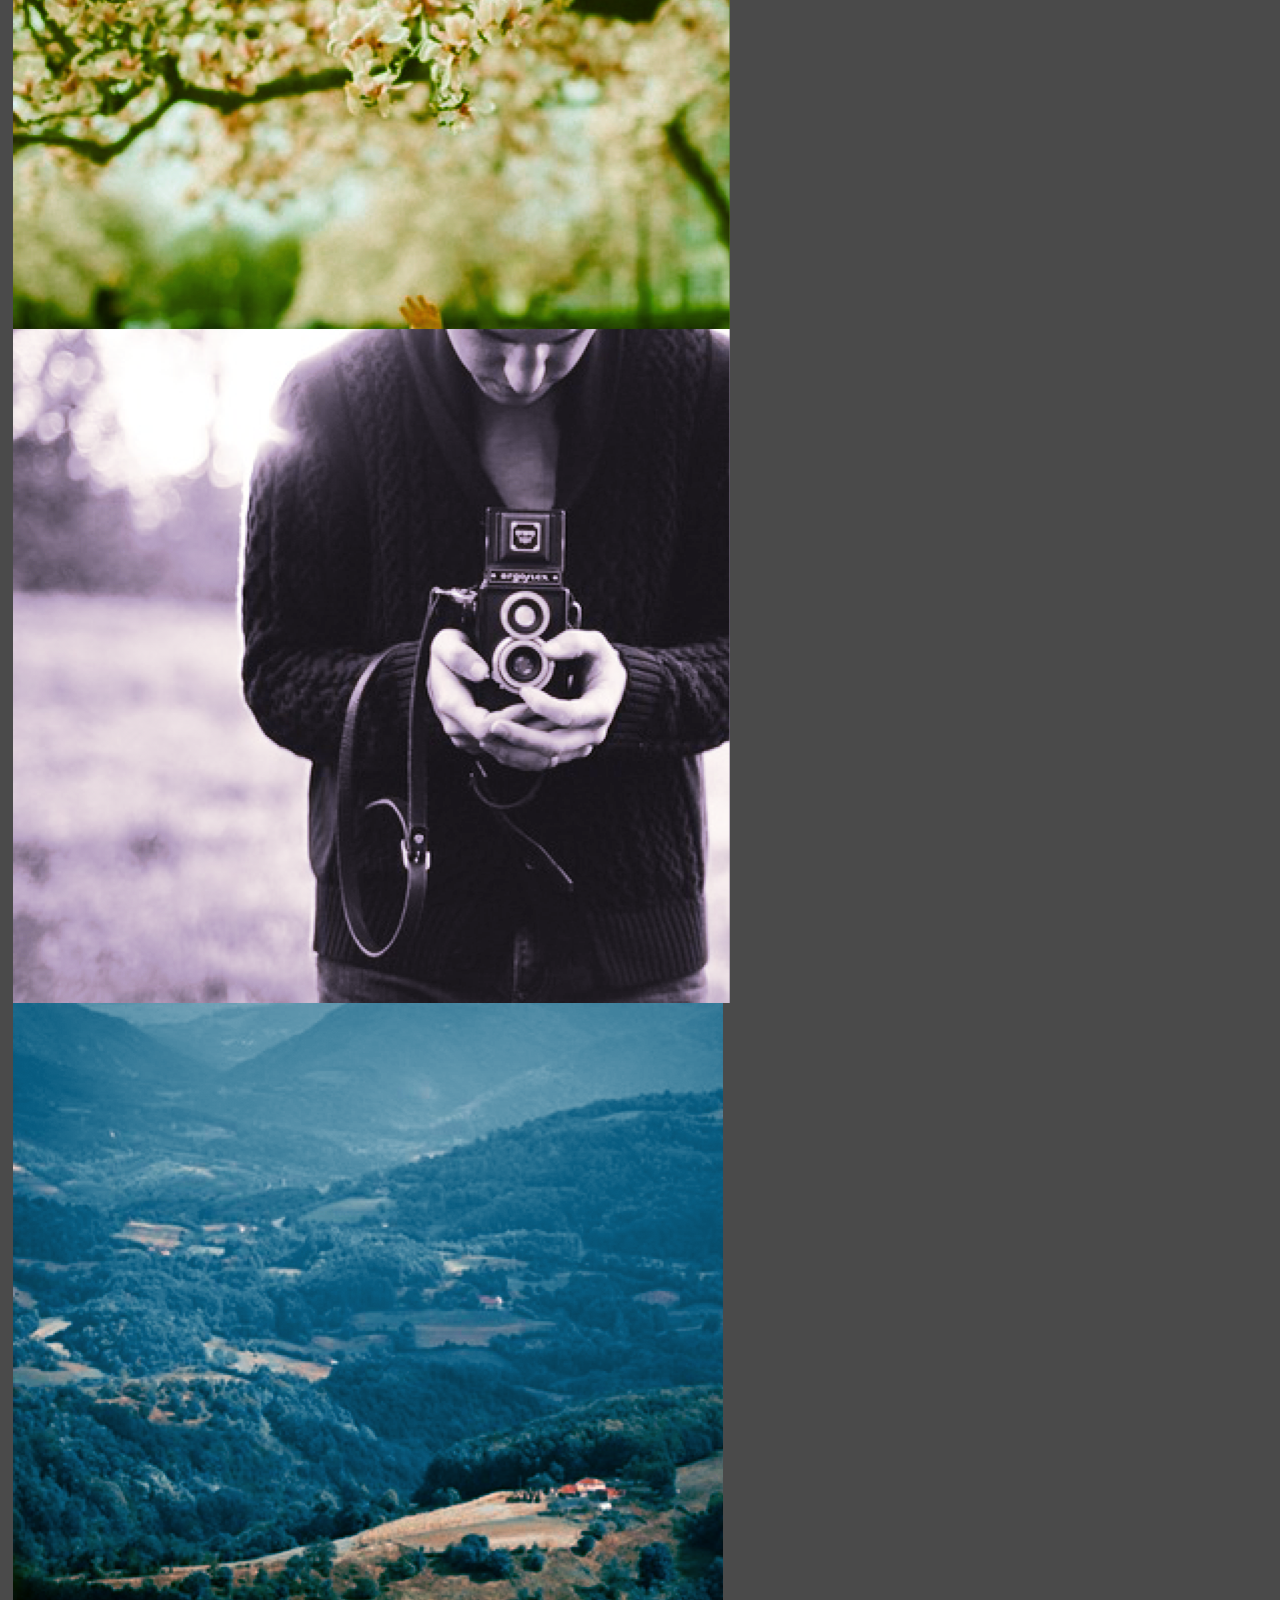
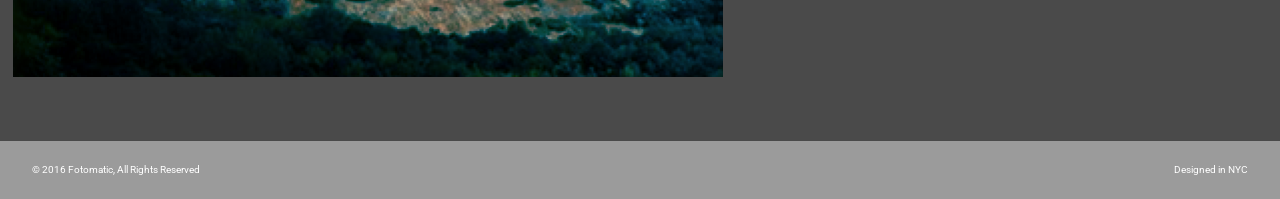
<file: CodeCademy projects/fotomatic/fotomatic_broken/index.html>
<!DOCTYPE html>
<html>
<head>
  <link href="https://fonts.googleapis.com/css?family=Damion" rel="stylesheet">
  <link href="https://fonts.googleapis.com/css?family=Rubik" rel="stylesheet">
  <link href="https://fonts.googleapis.com/css?family=Roboto:300,400,600,700" rel="stylesheet">
  <link rel="stylesheet" href="./resources/css/reset.css">
  <link rel="stylesheet" href="./resources/css/style.css">
  <meta charset="UTF-8" name="viewport" content="width=device-width, initial-scale=1">
</head>
<body>
  <!-- Header -->
  <header>
    <div class="content">
      <a href="index.html" class="desktop logo">Fotomatic</a>
      <nav class="desktop">
        <ul>
          <li><a href="#">Product detail</a></li>
          <li><a href="#">About us</a></li>
          <li><a href="https://www.instagram.com/">Follow us <img class="icon" src="./resources/images/instagram.png"></a></li>
        </ul>
      </nav>
      <nav class="mobile">
        <ul>
          <li><a href="#"><img src="./resources/images/ic-logo.svg"></a></li>
          <li><a href="#"><img src="./resources/images/ic-product-detail.svg"></a></li>
          <li><a href="#"><img src="./resources/images/ic-about-us.svg"></a></li>
          <li><a href="#" class="button">Join us</a></li>
        </ul>
      </nav>
    </div>
  </header>

  <!-- Main Content -->
  <div class="main-content">

    <!-- Sign Up Section -->
    <div id="sign-up-section" class="banner">
      <div id="sign-up-cta">
        <div class="content center">
          <div class="header">
            <h2 class="cursive">Instant</h2>
            <h1 class="striking">FORMAT CAMERA</h1>
          </div>
          <div class="email">
            <span>
              Email us to request a demo and be in our waiting list for the <strong>Febuary 2017</strong> release!
            </span>
            <button class="button">Join the waiting list</button>
          </div>
        </div>
      </div>
    </div>

    <!-- Features Section -->
    <div id="features-section">
      <div class="feature">
        <div class="center">
          <div class="image-container">
            <img src="./resources/images/feature-1.png" />
          </div>
          <div class="content">
            <h2>Advanced, automatic, instant</h2>
            <h3>Shutter speed, apperture and flash output adjust automatically</h3>
          </div>
        </div>
      </div>
      <div class="feature">
        <div class="center">
          <div class="image-container">
            <img src="./resources/images/feature-2.png" />
          </div>
          <div class="content">
            <h2>Beautifully crafted inside-out</h2>
            <h3>From the paint outside to the tiny screw inside, Fotomatic is crafted with love and 20-year of expertise</h3>
          </div>
        </div>
      </div>
    </div>

    <!-- Filters Section -->
    <div id="filters-section">
      <div class="content center">
        <h2>Over 20+ filters to choose from</h2>
        <h3>Feed your creativity with 20 different filter designed by our eclectic in-house photographers!</h3>
      </div>
      <div class="images-container">
        <div class="image-container">
          <img src="./resources/images/filter-1.png" />
        </div>
        <div class="image-container">
          <img src="./resources/images/filter-2.png" />
        </div>
        <div class="image-container">
          <img src="./resources/images/filter-3.png" />
        </div>
        <div class="image-container extra">
          <img src="./resources/images/filter-4.png" />
        </div>
      </div>
    </div>

    <!-- Quotes Section
    <div id="quotes-section">
      <div class="content center">
        <span class="quote">“It’s truly something that could create a brand new photography Renaissance”</span>
        <img class="quote-citation" src="./resources/images/photography-logo.png" />
      </div>
    </div>

    <!-- Footer -->
    <footer>
      <div class="content">
        <span class="copyright">© 2016  Fotomatic, All Rights Reserved</span>
        <span class="location">Designed in NYC</span>
      </div>
    </footer>

  </div>
</body>
</html>
</file>
<file: buttons/style.css>
.content {
  width: 100%;
  display: flex;
  flex-direction: column;
  align-items: center;
  justify-content: space-around;
  height: 400px;
  font-family: 'Roboto', sans-serif;
}

button {
  height: 50px;
  width: 200px;
  cursor: pointer;
  font-weight: 600;
  font-size: 15px;
}

.skeuomorphic {
  border: 2px solid #0c960c;
  border-radius: 5px;
  color: #F8F8F8;
  box-shadow: 0px 2px 2px rgba(0, 0, 0, 0.2), 0px -2px 2px rgba(255, 255, 255, 0.5) inset, 0 2px 2px rgba(255, 255, 255, 0.8) inset;
  background: linear-gradient(#1D1, #0ebc0e);
  text-shadow: 0 -2px #0c960c;
}

.skeuomorphic:hover {
  box-shadow: 0px 2px 2px rgba(0, 0, 0, 0.1), 0px -2px 2px rgba(255, 255, 255, 0.25) inset, 0 2px 2px rgba(255, 255, 255, 0.4) inset;
  background: #0ebc0e;
  background: linear-gradient(#0ebc0e, #0c960c);
  border-color: #064f06;
}

.skeuomorphic:active {
  margin-top: 2px;
  margin-bottom: -2px;
  box-shadow: 0px 2px 2px rgba(63, 63, 63, 0.1), 0px -2px 2px rgba(255, 255, 255, 0.25) inset, 0 2px 2px rgba(255, 255, 255, 0.4) inset;
  background: #0c960c;
  background: linear-gradient(#0c960c, #0ebc0e);
}

.flat {
  background-color: #1D1;
  color: #fff;
  border: 2px solid #12dd23;
  border-radius: 10px;
}

.flat:hover {
  background-color: #0c960c;
  transition: background-color .15s, font-size .15s;
  font-size: 18px;
}

.flat:active {
  border-color: #fff;
}
color:
</file>
<file: F1C1_solution/resources/css/style.css>
/* Universal Styles */

html {
  font-family: "Roboto", sans-serif;
  font-size: 16px;
}

.main-content {
  position: relative;
  top: 5.3125rem; /* To offset for fixed header. */
}

.center {
  text-align: center;
}

.button {
  border-radius: 4px;
  background-color: #4a4a4a;
  color: white;
}

.image-container {
  overflow: hidden;
}

.image-container img {
  display: block;
  max-width: 100%;
}

@media only screen and (max-width: 895px) {
  .main-content {
    top: 2.5625rem;
  }
}

/* Header */

header {
  position: fixed;
  z-index: 100;
  width: 100%;
  border-bottom: solid 1px #c6c1c1;
  background-color: white;
}

header .content {
  display: flex;
  align-items: center;
  padding: 1.875rem;
}

header .logo {
  flex: 1;
}

header nav ul {
  display: flex;
}

nav li {
  padding-left: 3.5rem;
}

nav a {
  vertical-align: bottom;
  line-height: 1.6;
  font-size: 1rem;
  color: #4a4a4a;
}

nav .button {
  padding: .1875rem .5rem;
  background-color: #9dc20b;
  line-height: 1.6;
  color: white;
}

nav li:last-child {
  display: none;
}

header .icon {
  width: 1rem;
  padding-left: .75rem;
}

header .mobile {
  display: none;
}

@media only screen and (max-width: 895px) {
  nav li:last-child {
    display: block;
  }

  header .content {
    padding: 1rem 1rem;
  }
}

@media only screen and (max-width: 600px) {
  header .desktop {
    display: none;
  }

  header .mobile {
    display: block;
    width: 100%;
  }

  header .content {
    padding: .5rem 0;
  }

  header .mobile ul {
    display: flex;
    justify-content: space-around;
    align-items: center;
    width: 100%;
  }

  header .mobile li {
    padding: 0;
  }
}

/* Sign Up Section */

#sign-up-section {
  display: flex;
  justify-content: flex-start;
  align-items: flex-start;
  height: 43.5rem;
  background-image: url('../images/banner-landingpage.jpg');
  background-position: bottom;
  background-size: cover;
  background-repeat: no-repeat;
}

#sign-up-cta {
  position: relative;
  top: 171px;
  left: 10%;
  padding: 0 5rem 2.5rem 5rem;
  border: solid 1px #979797;
  border-radius: 4px;
  background-color: #9dc20b;
}

#sign-up-cta .content {
  width: 25.625rem;
  margin-top: 2rem;
  font-family: "Roboto", sans-serif;
  font-size: 1.25rem;
  line-height: 1.4;
  color: white;
}

#sign-up-cta h1 {
  font-size: 3.125rem;
}

#sign-up-cta h2 {
  font-size: 2.25rem;
}

#sign-up-cta span strong {
  font-weight: bold;
}

#sign-up-cta .cursive {
  font-family: "Damion", cursive;
}

#sign-up-cta .striking {
  font-family: "Rubik", sans-serif;
  padding-bottom: .75rem;
}

#sign-up-cta .button {
  margin-top: 1.625rem;
  padding: 1.25rem 7.25rem;
}

@media only screen and (max-width: 895px) {
  #sign-up-section {
    align-items: center;
    justify-content: center;
    height: 28rem;
  }

  #sign-up-cta {
    position: static;
    width: auto;
    height: auto;
    background-color: transparent;
    border: none;
  }

  #sign-up-cta .content {
    margin-top: 0;
  }

  #sign-up-cta .email {
    display: none;
  }

  #sign-up-cta h1 {
    font-size: 3.125rem;
  }

  #sign-up-cta h2 {
    font-size: 2.25rem;
  }
}

@media only screen and (max-width: 600px) {
  #sign-up-section {
    height: 20rem;
  }

  #sign-up-cta h1 {
    font-size: 2.25rem;
  }

  #sign-up-cta h2 {
    font-size: 2rem;
  }
}

/* Features Section */

#features-section {
  display: flex;
  justify-content: space-between;
  padding: 4rem 5%;
  background-color: #f3f3f3;
}

.feature {
  flex: 1;
  padding: 2rem;
  margin: 0px 1.25rem;
  background-color: white;
}

.feature .image-container {
  width: 90%;
  height: 65%;
  margin: 0 auto;
}

.feature .content {
  padding: 2.5rem 0;
}

.feature h2 {
  padding-bottom: .5rem;
  font-size: 2.25rem;
  font-weight: bold;
  color: #4a4a4a;
}

.feature h3 {
  font-size: 1rem;
  line-height: 1.2;
  font-weight: 300;
  color: #4a4a4a;
}

@media only screen and (max-width: 895px) {
  #features-section {
    padding: 1rem;
  }

  .feature {
    margin: 0px .5rem;
    padding: 1rem;
  }

  .feature h2 {
    font-size: 2rem;
    line-height: 1.3;
  }

  .feature h3 {
    font-size: .875rem;
    line-height: 1.4;
  }
}

@media only screen and (max-width: 600px) {
  #features-section {
    flex-flow: column;
    padding: 0;
  }

  .feature {
    margin: 0;
    padding: 1.25rem 1rem 0 1rem;
  }

  .feature .content {
    padding: 1.25rem 0 1.875rem 0;
  }
}

/* Filters Section */

#filters-section {
  padding: 4rem 0;
  background-color: #4a4a4a;
}

#filters-section .content {
  padding: 0 .625rem;
  margin-bottom: 5rem;
}

#filters-section .content h2 {
  font-size: 2.25rem;
  font-weight: bold;
  color: white;
}

#filters-section .content h3 {
  font-size: 1rem;
  line-height: 1.4;
  font-weight: 300;
  color: white;
}

#filters-section .images-container {
  display: flex;
  max-width: 100%;
  padding: 0 1%;
}

@media only screen and (max-width: 600px) {
  #filters-section {
    padding: 1.5rem 0 0 0;
  }

  #filters-section .content {
    margin-bottom: 1rem;
  }

  #filters-section .content h2 {
    padding-bottom: .625rem;
    font-size: 1.125rem;
    line-height: 1.3;
    font-weight: normal;
  }

  #filters-section .content h3 {
    font-size: .875rem;
    line-height: 1.4;
  }

  #filters-section .images-container {
    padding: 0;
  }

  #filters-section .extra {
    display: none;
  }
}

/* Quotes Section */

#quotes-section {
  background-color: #f3f3f3;
}

#quotes-section .content {
  display: flex;
  align-items: center;
  justify-content: center;
  padding: 5rem 1.5rem;
}

#quotes-section .quote {
  padding-right: 1.875rem;
  font-family: "Palatino", serif;
  font-size: 1.875rem;
  line-height: 1.1;
  font-style: italic;
  color: #4a4a4a;
}

#quotes-section .quote-citation {
  height: 1.875rem;
}

@media only screen and (max-width: 895px) {
  #quotes-section .content {
    padding: 3rem 1.5rem;
  }
}

@media only screen and (max-width: 600px) {
  #quotes-section .content {
    flex-flow: column;
    padding: 1.875rem .625rem;
  }

  #quotes-section .quote {
    font-size: 1.5rem;
    line-height: 1.4;
  }

  #quotes-section .quote-citation {
    display: block;
    padding-top: 1rem;
    margin: auto;
  }
}

/* Footer */

footer {
  background-color: #9b9b9b;
  padding: 1.5rem 2rem;
}

footer .content {
  color: white;
  display: flex;
  font-size: .75rem;
}

footer .copyright {
  flex-grow: 1;
}

@media only screen and (max-width: 600px) {
  footer .content {
    font-size: .625rem;
  }
}
</file>
<file: fancy arrow navs/style.css>
.breadcrumb {
  text-align: left;
}
.breadcrumb li {
  float: left;
}
 {
  color: gray;
  content: ">";
}
.breadcrumb a {
  color: #fff;
  background: darkcyan;
  text-decoration: none;
  position: relative;
  height: 30px;
  line-height: 30px;
  text-align: center;
  margin-right: 15px;
  padding: 0 5px;
}
.breadcrumb a::before,
.breadcrumb a::after {
  content: "";
  position: absolute;
  border-color: darkcyan;
  border-style: solid;
  border-width: 15px 5px;
}
.breadcrumb a::before {
  left: -10px;
  border-left-color: transparent;
}
.breadcrumb a::after {
  left: 100%;
}
.breadcrumb a::after {
  left: 100%;
  border-color: transparent;
  border-left-color: darkcyan;
}
.breadcrumb a:hover {
  background-color: blue;
}
.breadcrumb a:hover::before {
  border-color: blue;
  border-left-color: transparent;
}
.breadcrumb a:hover::after {
  border-left-color: blue;
}
</file>
<file: first.webpage/style.css>
* {
    max-width: 500px;
    align-items: center;
}

img {
    height: 250px;
}

h1 {
    color:rgb(20, 173, 114);
}
</file>
<file: CodeCademy projects/ClubPage/style.css>
/*                  UNIVERSAL RULES             */

html {
    font-size: 16px;
    font-family: Cambria;
    line-height: 1.5;
    margin: 0;
    background-color: #51c9cc;
}

/*                  HEADER                  */

header {
    text-align: center;
    font-size: 5rem;
}

li {
    list-style-type: none;
    display: inline-block;
    margin-right: 2rem;
}
.banner {
    background-image: url(./resources/logo.jpg);
    height: 100px;
}
h1 {
    text-align: center;
}
</file>
<file: CodeCademy projects/Dasmoto art and craft/style.css>
* {
    font-family: helvetica;
}

h1 {
    background:url("./resources/pattern.jpeg");
    font-size: 100px;
    font-weight: bold;
    color:khaki;
    align-text:center;
}

h1 {
    text-align:center;
}

h2 {
    font-size: 32px;
    font-weight: bold;
    color: white;
}

.brushes h2 {
    background-color: mediumspringgreen;
}

.frames h2 {
    background-color: lightcoral;
}

.paint  h2 {
    background-color: skyblue;
}

.icandy {
    font-weight: bold; 
    color: blue;
}
</file>
<file: CodeCademy projects/flexbox-CompHomePage/style.flexbox.css>
/* logo orange rgb 248, 147 29....hex #f8931d */

            /*#####...HEADER...#####*/
html {
    font-size: 16px;
    //line-height: 1.2;
    font-family: Cambria;
    background-color:antiquewhite;
}
.container {
    display: flex;
    justify-content: space-around;
    align-items: center;
    flex-wrap: wrap;
}
.header {
    height: auto;
    border-bottom: 5px solid rgb(248, 147, 29);
    justify-content: space-between; 
}
header {
flex-basis: 5;
font-size: 5rem;
}
.tr  {
    flex-direction: column;
    align-items: start;
    padding-right: 2rem;
}   
.links ul {
    padding: 0rem;
}
li { 
    list-style-type: none;
}
        /*#######...MAIN...#######*/
.main {
    flex-direction: column;
}
.main p {
    font-size: 1.25rem;
}
.card {
    flex-direction: column;
    justify-content: space-between;
    flex-basis: 300px;
    background-color: lightblue;
    border-radius: .865rem;
    margin: 2rem;
    }
    .card img { 
       border: .25rem solid black;
       border-radius: .865rem;       
    }
    /*#######.....ABOUT SECTION...#######*/
    .about {
        text-align: center;
        font-size: xx-large;
        padding: 5rem;
        border-top: .5rem solid black;
        border-bottom: .5rem solid black;
        background-color: rgb(248, 147, 29);
    }
    .team {
        flex-basis: 300px;
        flex-direction: column;
        background-color: white;
        justify-content: space-around;
        margin: 1.5rem;
        border: 1rem solid lightskyblue;
        border-radius: 1rem;
    }
    .team:nth-child(2){
        background-color:  rgb(248, 147, 29);
    }
    footer {
        background-color: rgb(196, 45, 52);
        text-align: center;
    }
@media screen and (max-width: 730px) {
    .logo {
       display: none;
    }    
}
</file>
<file: CodeCademy projects/TablesCCguide/style.css>
body {
    color:blue;
    background-color: black;
}

h1 {
    text-align: center;
    font-size: xx-large;
}

.code {
    font-weight: bold;
    font-family: monospace;
    color: black;
    background-color: yellow;
}

.code span {
    opacity: 0;
    margin: auto;
}

.code span:hover {
    opacity: 1;
}

table {
    border: 2px white solid;
}

td {
    border: 1.5px white solid;
    font-family: Arial, Helvetica, sans-serif;
}

tbody th {
    border-bottom: 1px white dotted;
}

thead {
    font-size: x-large;
    background-color: lime;
}

div {
    background-image: url(./resources/cclogo.webp);
    background-clip: border-box;
}

.header p {
    font-size: x-large;
    margin: auto;
}
</file>
<file: CodeCademy projects/WebCCguide/style.css>
body {
    max-width: 500px;
    line-height: 1.5;
}
.fonts li::marker {
    content: none;
}
h1 {
    font-size: 50px;
    font-weight: 700; 
    font-family:Georgia;
    align-self: center;
}
h2 {
    font-size: 40px;
    font-weight: 500;
    font-family: Cambria;
    text-align: center;
}
p {
    font-size: 16px;
    font-weight: 400;
    font-family: arial;
}
nav li {
    color: blue;
    display: inline;
    margin: 0 5px;
    font-size: x-large;
    background-color: gold;
    border-radius: 10px;
    padding: 0 5px ;
}
nav li:hover {
    color: gold;
    background-color: blue;
    margin-top: 2px;
    margin-bottom: -2px;
    cursor: pointer;
}
.panel {
    max-width: 32%;
}
.colors {
    border: 5px solid red;
    margin: 90px 0;
}
.backgroundcolor {
    border: 2px dotted chocolate;
}
.warmbrown {
    background-color: chocolate;
}
.warmgreen {
    background-color: darkolivegreen;
}
.darkred {
    background-color: darkred;
}
.highlightcolors {
    border: 2px dotted red;
}
.red {
    background-color:red;
}
.gold {
    background-color: gold;
}
.cyan {
    background-color: cyan;
}
.fonts {
    border: 5px solid gold;
    margin: 90px 0;
}
#font1 {
    font-family: Georgia;
    border: 2px dotted gold;
    margin: 0 0;
}
#font2 {
    font-family: Cambria;
    border: 2px dotted gold;
    margin: 0 0;
}
#font3 {
    font-family: arial;
    border: 2px dotted gold;
    margin: 0 0;
}
.textstyle {
    border: 5px solid cyan;
    margin: 90px 0;
}
#styleheader {
    font-size: 50px;
    font-weight: 700;
    font-family: georgia;
}
#stylesubheading {
    font-size: 40px;
    font-weight: 500;
    font-family: Cambria;
}
#styleparagraph {
    font-size: 16px;
    font-weight: 400;
    font-family: arial;
}
</file>
<file: CodeCademy projects/fotomatic/fotomatic_broken/resources/css/style.css>
/* Universal Styles */

html {
  font-family: "Roboto", sans-serif;
  font-size: 16px;
}

.main-content {  
  top: 5.3125rem; /* To offset for fixed header. */
}

.center {
  text-align: center;
}

.button {
  border-radius: 4px;
  background-color: #4a4a4a;
  color: white;
}

.image-container {
  overflow: hidden;
}

.image-container img {
  display: block;
}

@media only screen and (max-width: 760px) {
  .main-content {
    top: 2.5625rem;
  }
}

/* Header */

header {
  position: fixed;
  width: 100%;
  height: 5.3125rem;  
  top: 0;
  border-bottom: solid 1px #c6c1c1;
  background-color: white;
  z-index: 1;
}

header .content {
  display: flex;
  align-items: center;
  padding: 1.875rem;
}

header .logo {
  flex: 1;
  color: #4A4A4A;
  font-size: 1.5rem;
  margin-left: 1.875rem;
}

header nav ul {
  display: flex;
}

nav li {
  padding-left: 1.875rem;
}

nav a {
  vertical-align: bottom;
  line-height: 1.6;
  font-size: 1rem;
  color: #4a4a4a;
}

header .icon {
  width: 1rem;
  padding-left: .75rem;
}

header .mobile {
  display: none;
}

@media only screen and (max-width: 760px) {
  header .desktop {
    display: none;
  }

  header .mobile {
    display: block;
    width: 100%;
  }

  header .content {
    padding: .5rem 0;
  }

  header .mobile ul {
    display: flex;
    justify-content: space-around;
    align-items: center;
    width: 100%;
  }

  header .mobile li {
    padding: 0;
  }

  header .mobile .button {
    padding: .1875rem .5rem;
    background-color: #9dc20b;
    line-height: 1.6;
    color: white;
  }
}

/* Sign Up Section */

#sign-up-section {
  background-image: url("../images/banner-landingpage.jpg");
  background-repeat: no-repeat;
  background-size: cover;
  height: auto;
  width: 100%;
  display: block;
  height: 43.5rem;
}

#sign-up-cta {
  
position: relative;
  padding: 0 5rem 2.5rem 5rem;
  border: solid 1px #979797;
  border-radius: 4px;
  background-color: #9dc20b;
  top: 10.625rem;
  left: 6.25rem;
  display: inline-block;
}

#sign-up-cta .content {
  width: 25.625rem;
  margin-top: 2rem;
  font-family: "Roboto", sans-serif;
  font-size: 1.25rem;
  line-height: 1.4;
  color: white;
}

#sign-up-cta h1 {
  font-size: 3.125rem;
}

#sign-up-cta h2 {
  font-size: 2.25rem;
}

#sign-up-cta span strong {
  font-weight: bold;
}

#sign-up-cta .cursive {
  font-family: "Damion", cursive;
}

#sign-up-cta .striking {
  font-family: "Rubik", sans-serif;
  padding-bottom: .75rem;
}

#sign-up-cta .button {
  font-size: 1.25rem;
  line-height: 1.4;
  margin-top: 1.625rem;
  padding: 1.25rem 5rem;
  width:25.5rem;
  height: 4rem;
  background-color: #4A4A4A;  
  border-radius: .25rem;
}

@media only screen and (max-width: 760px) {
  #sign-up-section {
    align-items: center;
    justify-content: center;
    height: 28rem;
  }

  #sign-up-cta {
    position: static;
    width: auto;
    height: auto;
    background-color: transparent;
    border: none;
  }

  #sign-up-cta .content {
    margin-top: 0;
  }

  #sign-up-cta .email {
    display: none;
  }

  #sign-up-cta h1 {
    font-size: 3.125rem;
  }

  #sign-up-cta h2 {
    font-size: 2.25rem;
  }
}

@media only screen and (max-width: 450px) {
  #sign-up-section {
    height: 20rem;
  }

  #sign-up-cta h1 {
    font-size: 2.25rem;
  }

  #sign-up-cta h2 {
    font-size: 2rem;
  }
}

/* Features Section */

#features-section {
  display: flex;
  justify-content: space-between;
  padding: 4rem 5%;
  background-color: #f3f3f3;
}

.feature {
  flex: 1;
  padding: 2rem;
  margin: 0px 1.25rem;
  background-color: white;
}

.feature .image-container {
  width: 90%;
  height: 65%;
  margin: 2rem;
}
.feature .content {
  margin-top: 2.5rem;
  height: 11.6875rem;
}

.feature h2 {
  padding-bottom: .5rem;
  font-size: 2.25rem;
  font-weight: bold;
  color: #4a4a4a;
}

.feature h3 {
  font-size: 1rem;
  line-height: 1.2;
  font-weight: 300;
  color: #4a4a4a;
}

@media only screen and (max-width: 890px) {
  .feature h2 {
    font-size: 1.125rem;
    line-height: 1.3;
    font-weight: normal;
  }

  .feature h3 {
    font-size: .875rem;
    line-height: 1.4;
  }
}

@media only screen and (max-width: 760px) {
  #features-section {
    flex-flow: column;
    padding: 0;
  }

  .feature {
    margin: 0;
    padding: 1.25rem 1rem 0 1rem;
  }
}

/* Filters Section */

#filters-section {
  padding: 4rem 0;
  background-color: #4a4a4a;
}

#filters-section .content {
  padding: 0 .625rem;
  margin-bottom: 5rem;
}

#filters-section .content h2 {
  font-size: 2.25rem;
  font-weight: bold;
  color: white;
}

#filters-section .content h3 {
  font-size: 1rem;
  line-height: 1.4;
  font-weight: 300;
  color: white;
}

#filters-section .images-container {
  max-width: 100%;
  padding: 0 1%;
}

@media only screen and (max-width: 760px) {
  #filters-section {
    padding: 1.5rem 0 0 0;
  }

  #filters-section .content {
    margin-bottom: 1rem;
  }

  #filters-section .content h2 {
    padding-bottom: .625rem;
    font-size: 1.125rem;
    line-height: 1.3;
    font-weight: normal;
  }

  #filters-section .content h3 {
    font-size: .875rem;
    line-height: 1.4;
  }

  #filters-section .images-container {
    padding: 0;
  }

  #filters-section .extra {
    display: none;
  }
}

/* Quotes Section */

#quotes-section {
  background-color: #f3f3f3;
}

#quotes-section content {
  padding: 5rem 0;
}

#quotes-section quote {
  padding-right: 1.875rem;
  font-family: "Palatino", serif;
  font-size: 1.875rem;
  line-height: 1.1;
  font-style: italic;
  color: #4a4a4a;
}

#quotes-section quote-citation {
  height: 1.875rem;
}

@media only screen and (max-width: 760px) {
  #quotes-section content {
    padding: 1.875rem .625rem;
  }

  #quotes-section quote {
    font-size: 1.5rem;
    line-height: 1.4;
  }

  #quotes-section quote-citation {
    display: block;
    padding-top: 1rem;
    margin: auto;
  }
}

/* Footer */

footer {
  background-color: #9b9b9b;
  padding: 1.5rem 2rem;
}

footer .content {
  color: white;
  display: flex;
  font-size: .75rem;
}

footer .copyright {
  flex-grow: 1;
}

@media only screen and (min-width: 760px) {
  footer .content {
    font-size: .625rem;
  }
}
</file>
